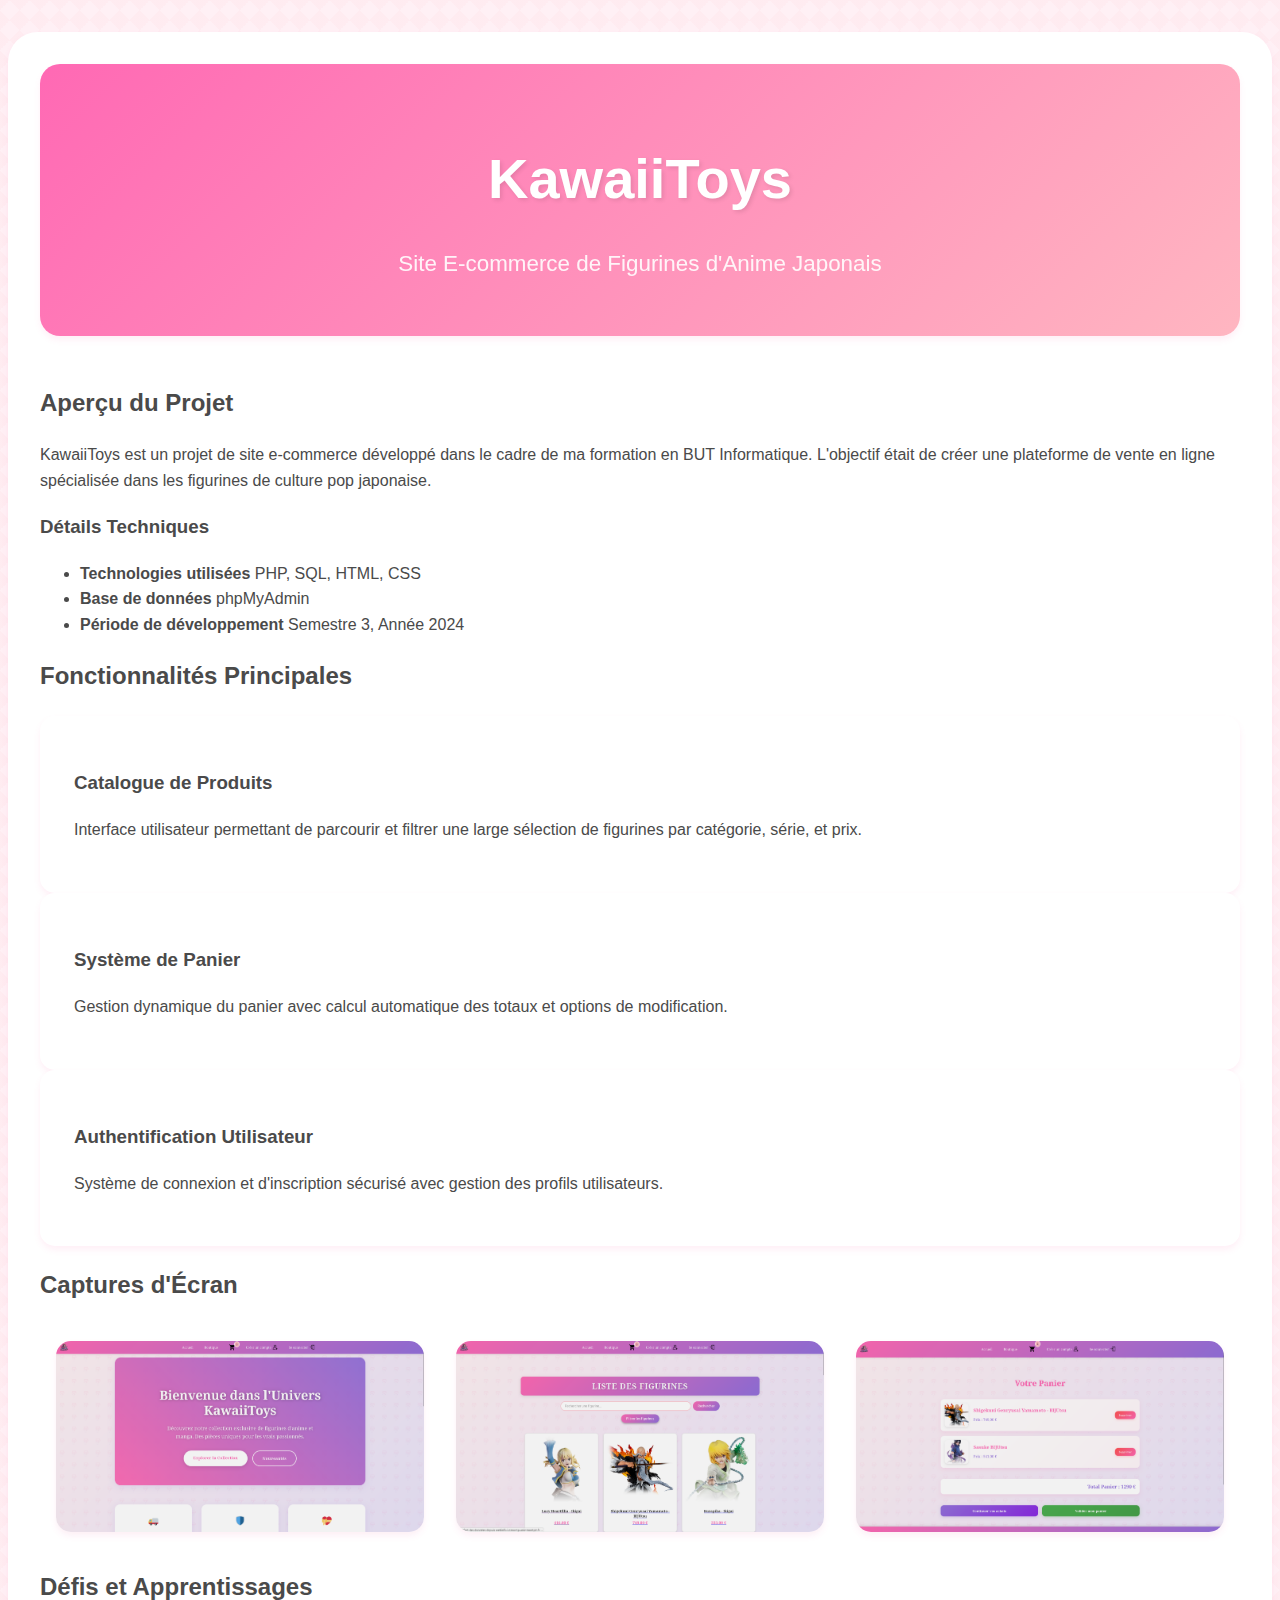
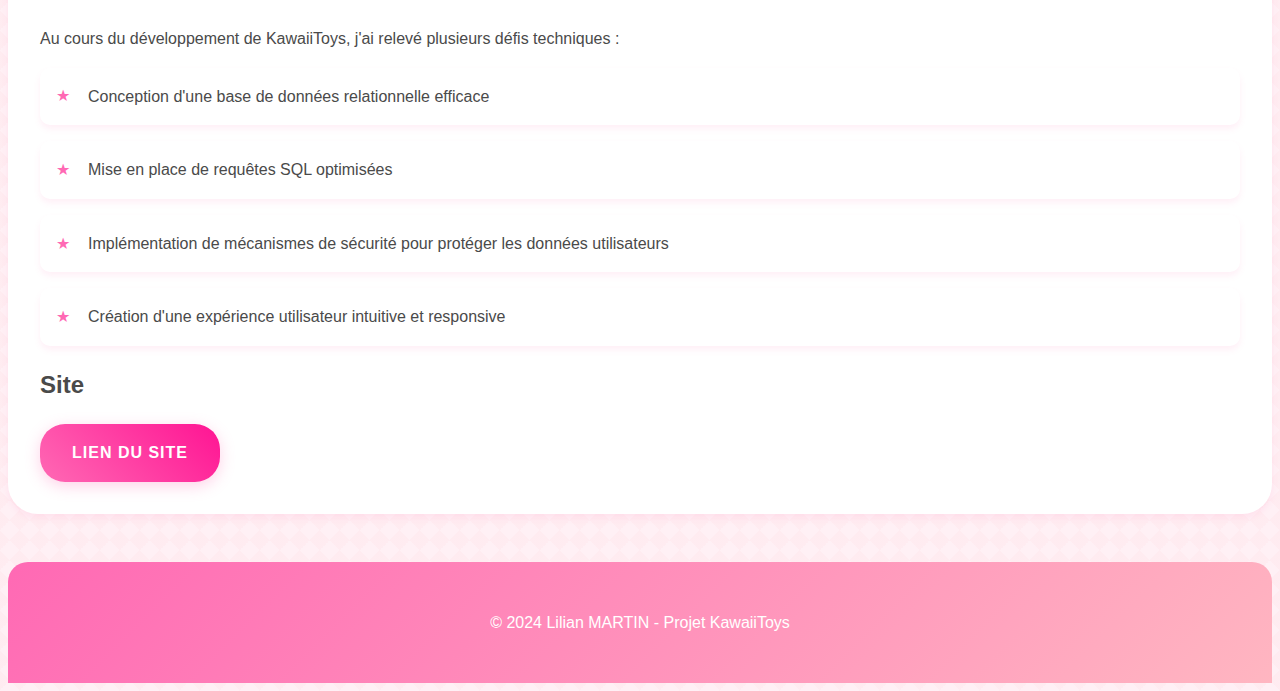
<file: projects/project1.html>
<!DOCTYPE html>
<html lang="fr">
<head>
    <meta charset="UTF-8">
    <meta name="viewport" content="width=device-width, initial-scale=1.0">
    <title>KawaiiToys - Projet E-commerce | Lilian MARTIN</title>
    <link rel="stylesheet" href="../assets/css/project1.css">
</head>
<body>
<div class="project-container">
    <header class="project-header">
        <h1>KawaiiToys</h1>
        <p class="project-subtitle">Site E-commerce de Figurines d'Anime Japonais</p>
    </header>

    <section class="project-overview">
        <h2>Aperçu du Projet</h2>
        <div class="overview-content">
            <p>KawaiiToys est un projet de site e-commerce développé dans le cadre de ma formation en BUT Informatique. L'objectif était de créer une plateforme de vente en ligne spécialisée dans les figurines de culture pop japonaise.</p>

            <div class="project-details">
                <h3>Détails Techniques</h3>
                <ul>
                    <li><strong>Technologies utilisées</strong> PHP, SQL, HTML, CSS</li>
                    <li><strong>Base de données</strong> phpMyAdmin</li>
                    <li><strong>Période de développement</strong> Semestre 3, Année 2024</li>
                </ul>
            </div>
        </div>
    </section>

    <section class="project-features">
        <h2>Fonctionnalités Principales</h2>
        <div class="features-grid">
            <div class="feature-card">
                <h3>Catalogue de Produits</h3>
                <p>Interface utilisateur permettant de parcourir et filtrer une large sélection de figurines par catégorie, série, et prix.</p>
            </div>
            <div class="feature-card">
                <h3>Système de Panier</h3>
                <p>Gestion dynamique du panier avec calcul automatique des totaux et options de modification.</p>
            </div>
            <div class="feature-card">
                <h3>Authentification Utilisateur</h3>
                <p>Système de connexion et d'inscription sécurisé avec gestion des profils utilisateurs.</p>
            </div>
        </div>
    </section>

    <section class="project-screenshots">
        <h2>Captures d'Écran</h2>
        <div class="screenshots-gallery">
            <img src="../assets/img/acceuil.png" alt="Page d'accueil KawaiiToys">
            <img src="../assets/img/boutique.png" alt="Catalogue de Figurines">
            <img src="../assets/img/panier.png" alt="Détails du Panier">
        </div>
    </section>

    <section class="project-challenges">
        <h2>Défis et Apprentissages</h2>
        <div class="challenges-content">
            <p>Au cours du développement de KawaiiToys, j'ai relevé plusieurs défis techniques :</p>
            <ul>
                <li>Conception d'une base de données relationnelle efficace</li>
                <li>Mise en place de requêtes SQL optimisées</li>
                <li>Implémentation de mécanismes de sécurité pour protéger les données utilisateurs</li>
                <li>Création d'une expérience utilisateur intuitive et responsive</li>
            </ul>
        </div>
    </section>

    <section class="project-links">
        <h2>Site</h2>
        <div class="links-container">
            <a href="https://webinfo.iutmontp.univ-montp2.fr/~duongr/kawaiiToys/site/web/controleurFrontal.php" class="btn btn-primary">Lien du site</a>

        </div>
    </section>
</div>

<footer class="project-footer">
    <p>© 2024 Lilian MARTIN - Projet KawaiiToys</p>
</footer>
</body>
</html>
</file>
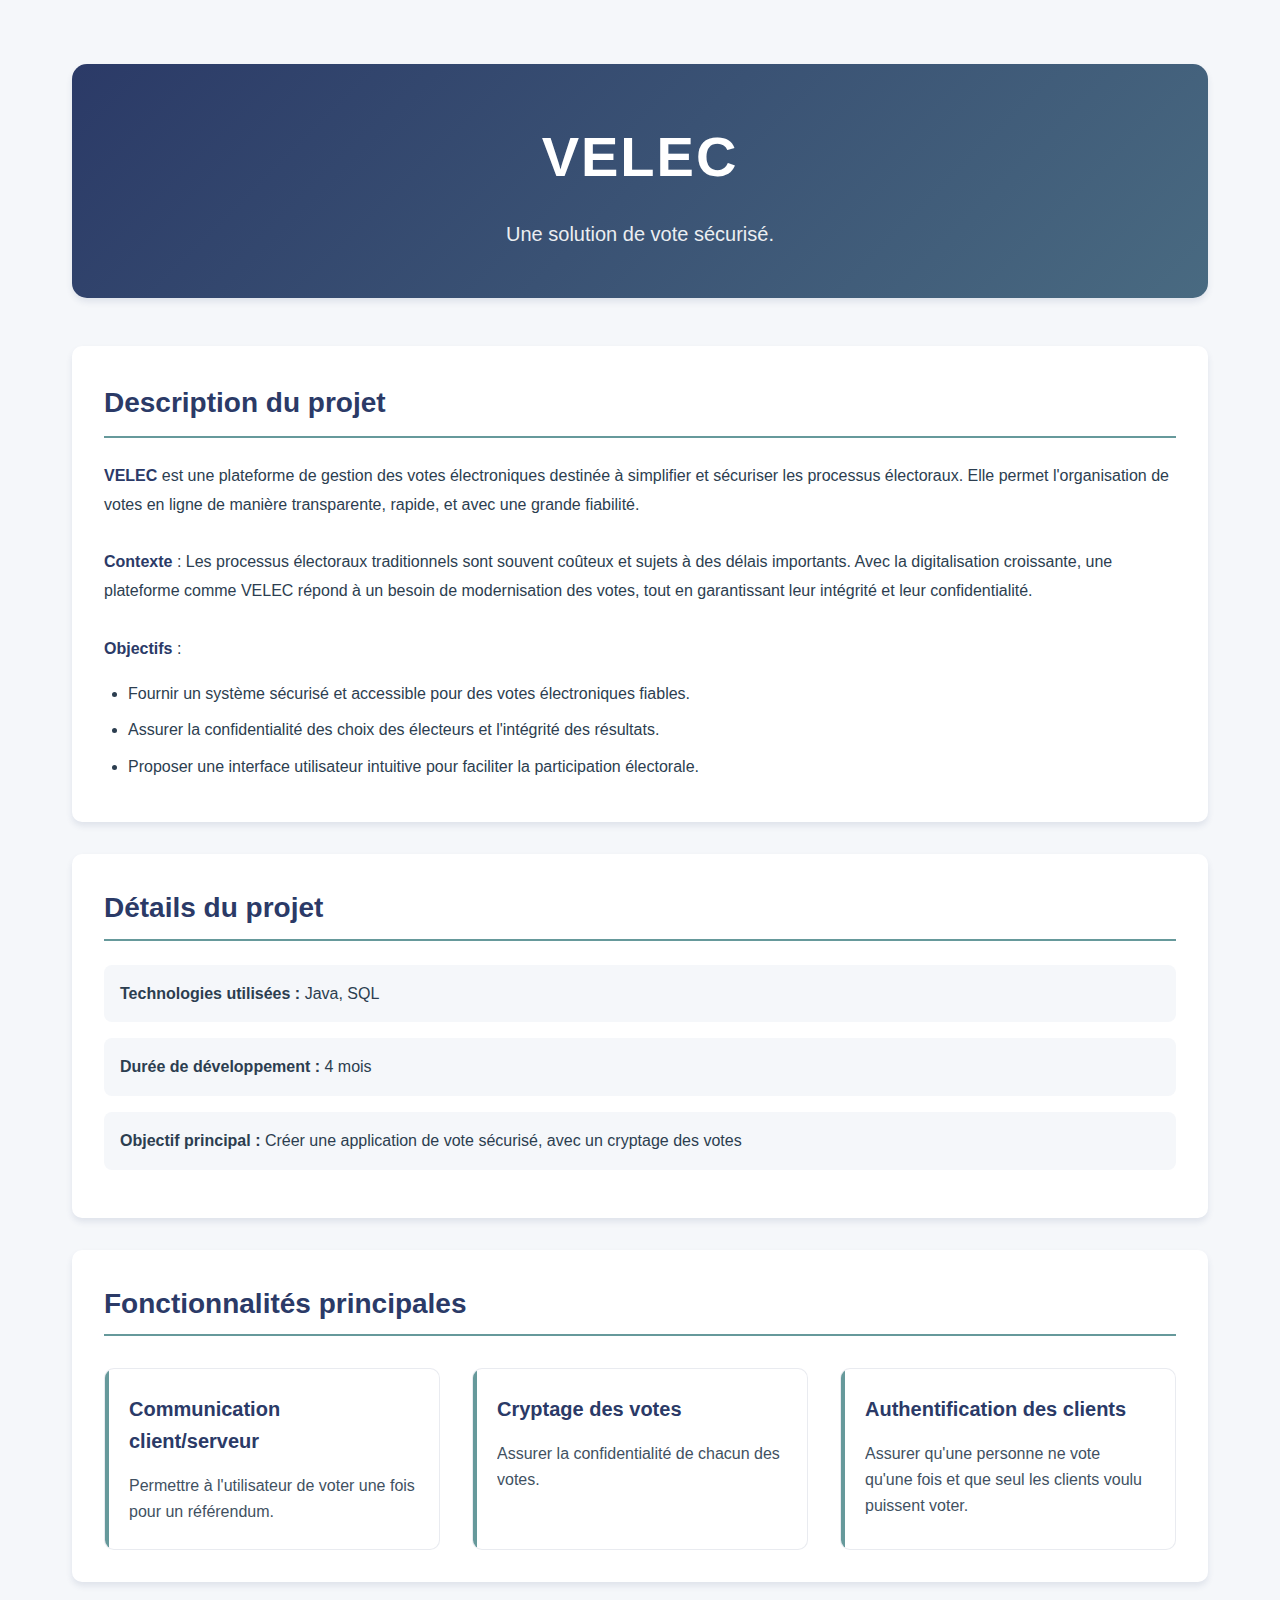
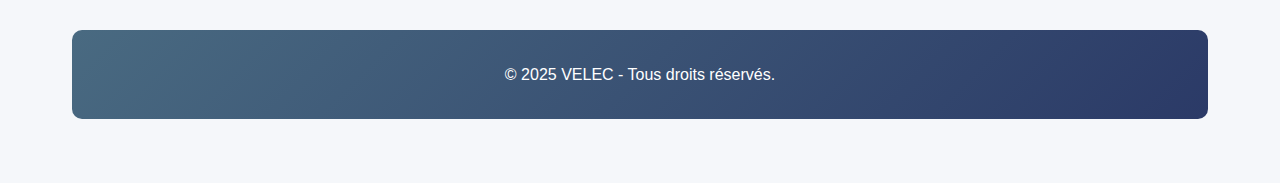
<file: projects/project2.html>
<!DOCTYPE html>
<html lang="fr">
<head>
    <meta charset="UTF-8">
    <meta name="viewport" content="width=device-width, initial-scale=1.0">
    <title>Projet VELEC</title>
    <link rel="stylesheet" href="../assets/css/project2.css"> <!-- Remplacez par le chemin de votre fichier CSS -->
</head>
<body>

<!-- Conteneur principal du projet -->
<div class="project-container">
    <!-- En-tête -->
    <header class="project-header">
        <h1>VELEC</h1>
        <p class="project-subtitle">Une solution de vote sécurisé.</p>
    </header>

    <!-- Aperçu du projet -->
    <section class="project-overview">
        <h2>Description du projet</h2>
        <strong>VELEC</strong> est une plateforme de gestion des votes électroniques destinée à simplifier et sécuriser les processus électoraux.
        Elle permet l'organisation de votes en ligne de manière transparente, rapide, et avec une grande fiabilité.
        <br><br>
        <strong>Contexte</strong> : Les processus électoraux traditionnels sont souvent coûteux et sujets à des délais importants.
        Avec la digitalisation croissante, une plateforme comme VELEC répond à un besoin de modernisation des votes,
        tout en garantissant leur intégrité et leur confidentialité.
        <br><br>
        <strong>Objectifs</strong> :
        <ul>
            <li>Fournir un système sécurisé et accessible pour des votes électroniques fiables.</li>
            <li>Assurer la confidentialité des choix des électeurs et l'intégrité des résultats.</li>
            <li>Proposer une interface utilisateur intuitive pour faciliter la participation électorale.</li>
        </ul>
    </section>

    <!-- Détails du projet -->
    <section class="project-details">
        <h2>Détails du projet</h2>
        <ul>
            <li><strong>Technologies utilisées :</strong> Java, SQL</li>
            <li><strong>Durée de développement :</strong> 4 mois</li>
            <li><strong>Objectif principal :</strong> Créer une application de vote sécurisé, avec un cryptage des votes</li>
        </ul>
    </section>

    <!-- Fonctionnalités principales -->
    <section class="project-features">
        <h2>Fonctionnalités principales</h2>
        <div class="features-grid">
            <div class="feature-card">
                <h3>Communication client/serveur</h3>
                <p>Permettre à l'utilisateur de voter une fois pour un référendum.</p>
            </div>
            <div class="feature-card">
                <h3>Cryptage des votes</h3>
                <p>Assurer la confidentialité de chacun des votes.</p>
            </div>
            <div class="feature-card">
                <h3>Authentification des clients</h3>
                <p>Assurer qu'une personne ne vote qu'une fois et que seul les clients voulu puissent voter.</p>
            </div>
        </div>
    </section>

    <!-- Pied de page -->
    <footer class="project-footer">
        © 2025 VELEC - Tous droits réservés.
    </footer>
</div>

</body>
</html>
</file>
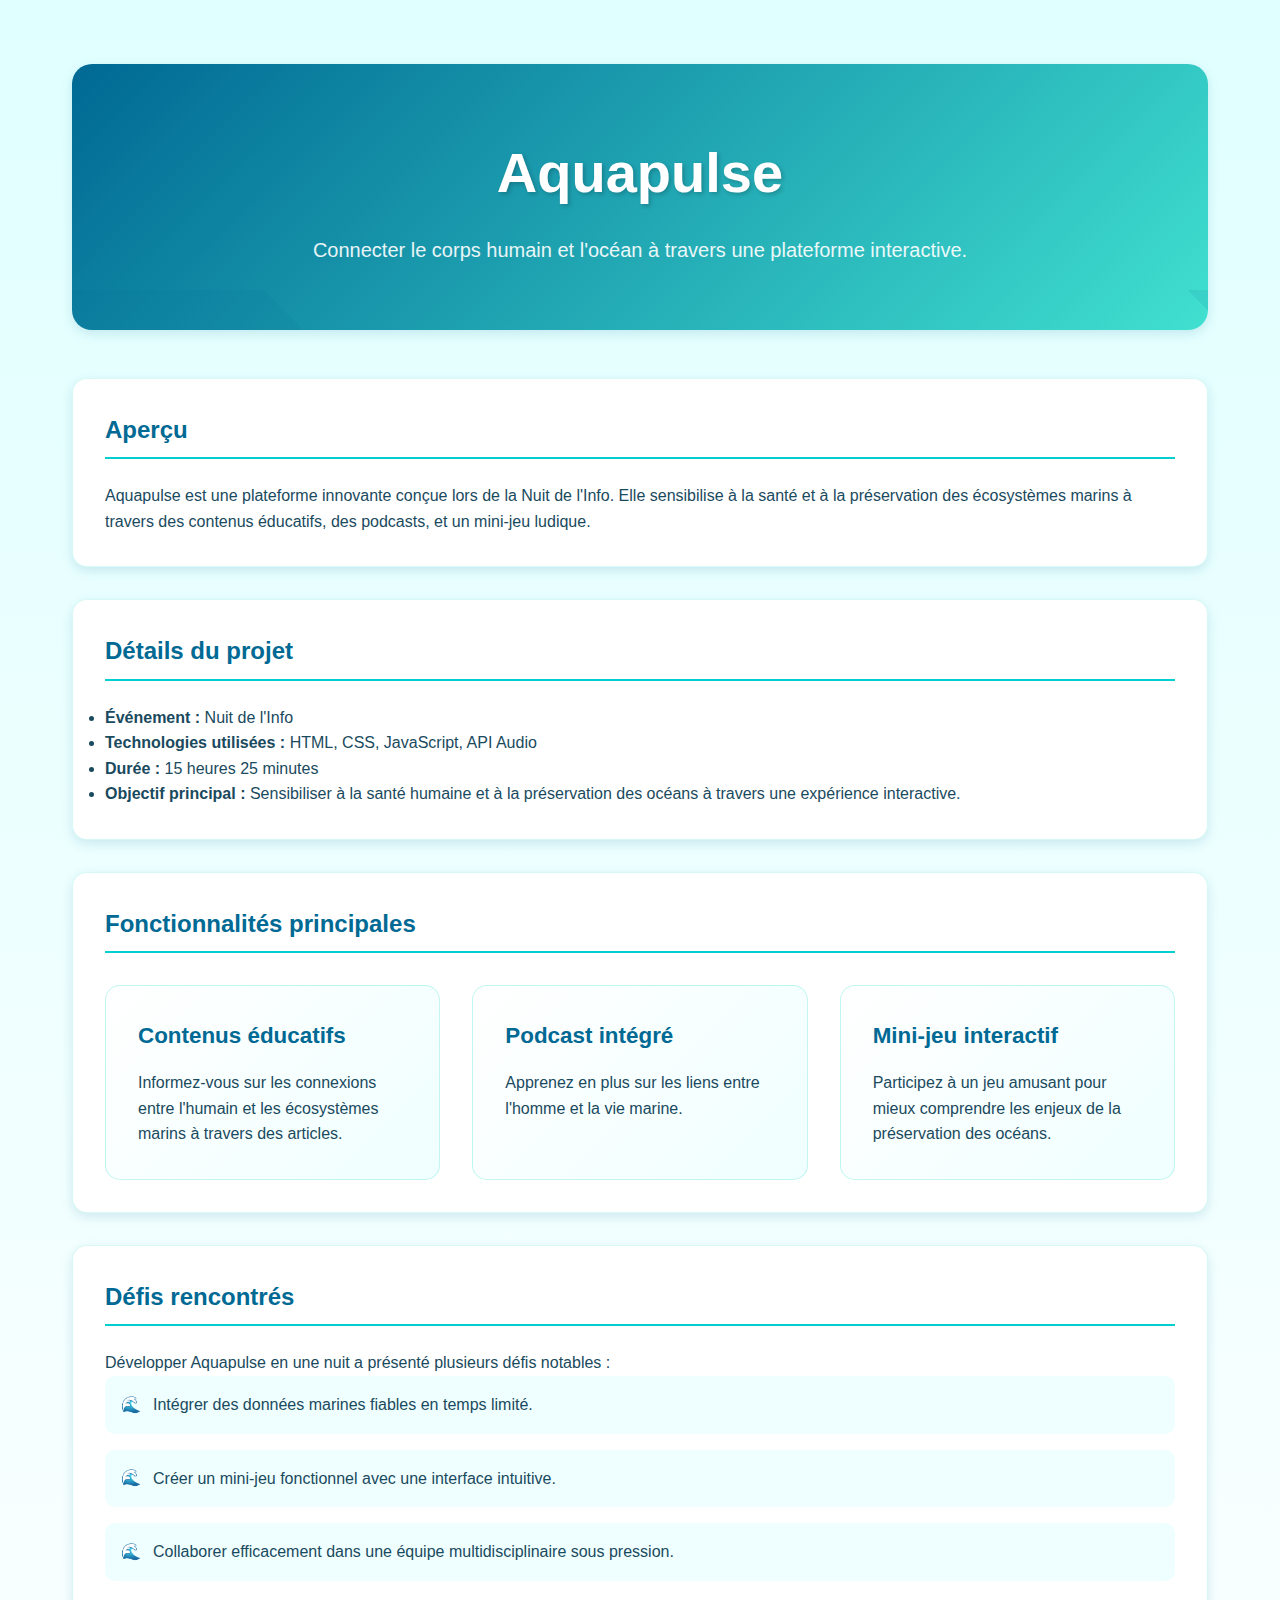
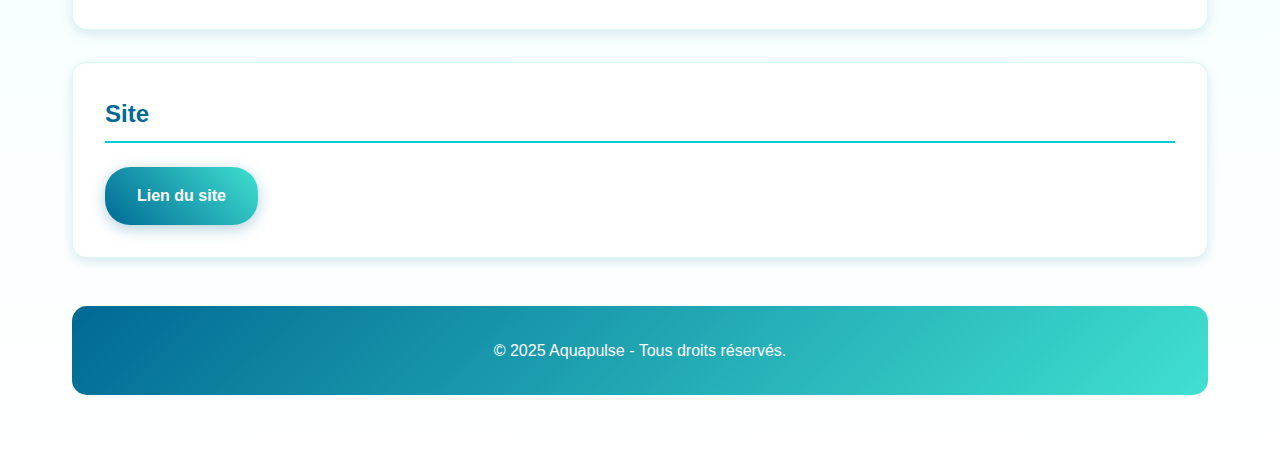
<file: projects/project3.html>
<!DOCTYPE html>
<html lang="fr">
<head>
    <meta charset="UTF-8">
    <meta name="viewport" content="width=device-width, initial-scale=1.0">
    <title>Projet Aquapulse</title>
    <link rel="stylesheet" href="../assets/css/project3.css"> <!-- Remplacez par le chemin de votre fichier CSS -->
</head>
<body>

<!-- Conteneur principal du projet -->
<div class="project-container">
    <!-- En-tête -->
    <header class="project-header">
        <h1>Aquapulse</h1>
        <p class="project-subtitle">Connecter le corps humain et l'océan à travers une plateforme interactive.</p>
    </header>

    <!-- Aperçu du projet -->
    <section class="project-overview">
        <h2>Aperçu</h2>
        <p>
            Aquapulse est une plateforme innovante conçue lors de la Nuit de l'Info. Elle sensibilise
            à la santé et à la préservation des écosystèmes marins à travers des contenus éducatifs,
            des podcasts, et un mini-jeu ludique.
        </p>
    </section>

    <!-- Détails du projet -->
    <section class="project-details">
        <h2>Détails du projet</h2>
        <ul>
            <li><strong>Événement :</strong> Nuit de l'Info</li>
            <li><strong>Technologies utilisées :</strong> HTML, CSS, JavaScript, API Audio</li>
            <li><strong>Durée :</strong> 15 heures 25 minutes</li>
            <li><strong>Objectif principal :</strong> Sensibiliser à la santé humaine et à la préservation
                des océans à travers une expérience interactive.</li>
        </ul>
    </section>

    <!-- Fonctionnalités principales -->
    <section class="project-features">
        <h2>Fonctionnalités principales</h2>
        <div class="features-grid">
            <div class="feature-card">
                <h3>Contenus éducatifs</h3>
                <p>Informez-vous sur les connexions entre l'humain et les écosystèmes marins à travers des articles.</p>
            </div>
            <div class="feature-card">
                <h3>Podcast intégré</h3>
                <p>Apprenez en plus sur les liens entre l'homme et la vie marine.</p>
            </div>
            <div class="feature-card">
                <h3>Mini-jeu interactif</h3>
                <p>Participez à un jeu amusant pour mieux comprendre les enjeux de la préservation des océans.</p>
            </div>
        </div>
    </section>

    <!-- Défis rencontrés -->
    <section class="project-challenges">
        <h2>Défis rencontrés</h2>
        <p>
            Développer Aquapulse en une nuit a présenté plusieurs défis notables :
        </p>
        <ul>
            <li>Intégrer des données marines fiables en temps limité.</li>
            <li>Créer un mini-jeu fonctionnel avec une interface intuitive.</li>
            <li>Collaborer efficacement dans une équipe multidisciplinaire sous pression.</li>
        </ul>
    </section>

    <!-- Liens utiles -->
    <section class="project-links">
        <h2>Site</h2>
        <div class="links-container">
            <a href="https://raflpb.github.io/nuitInfo/site/src/" class="btn btn-primary">Lien du site</a>
        </div>
    </section>

    <!-- Pied de page -->
    <footer class="project-footer">
        © 2025 Aquapulse - Tous droits réservés.
    </footer>
</div>

</body>
</html>
</file>
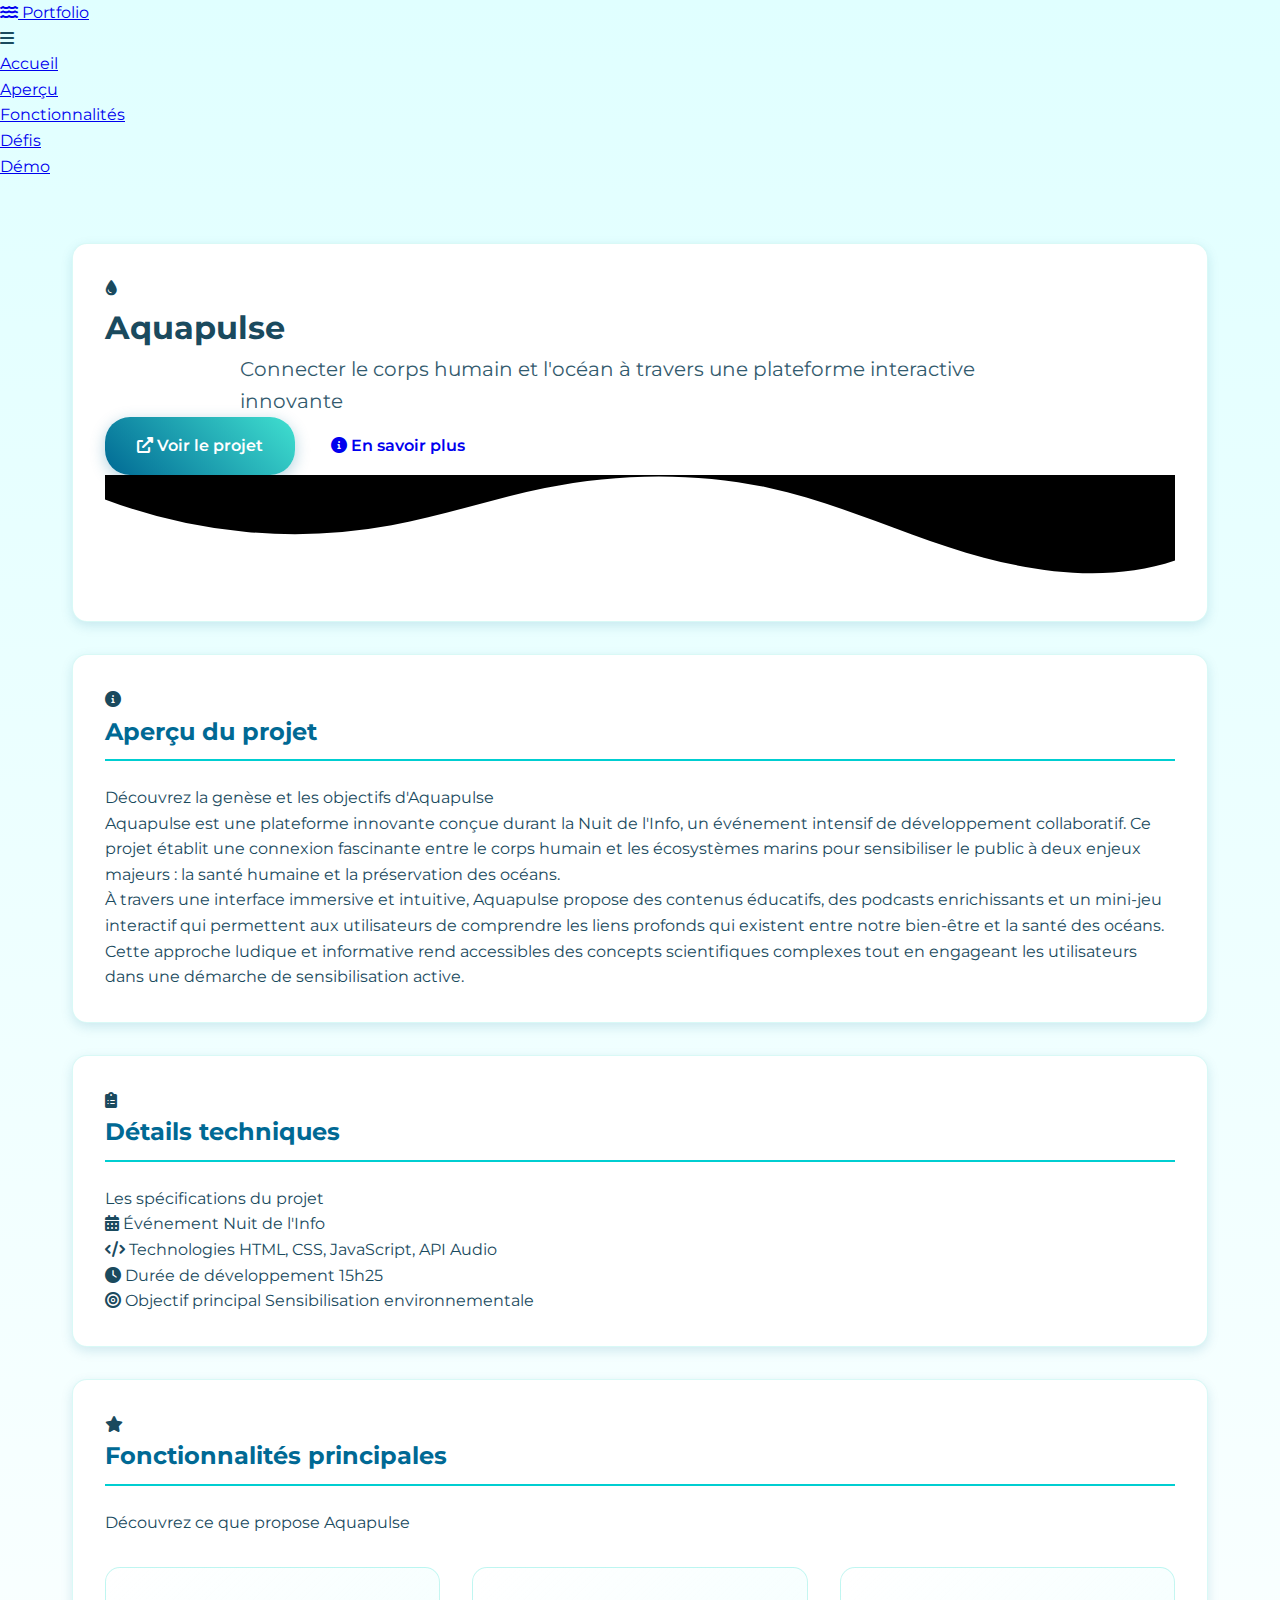
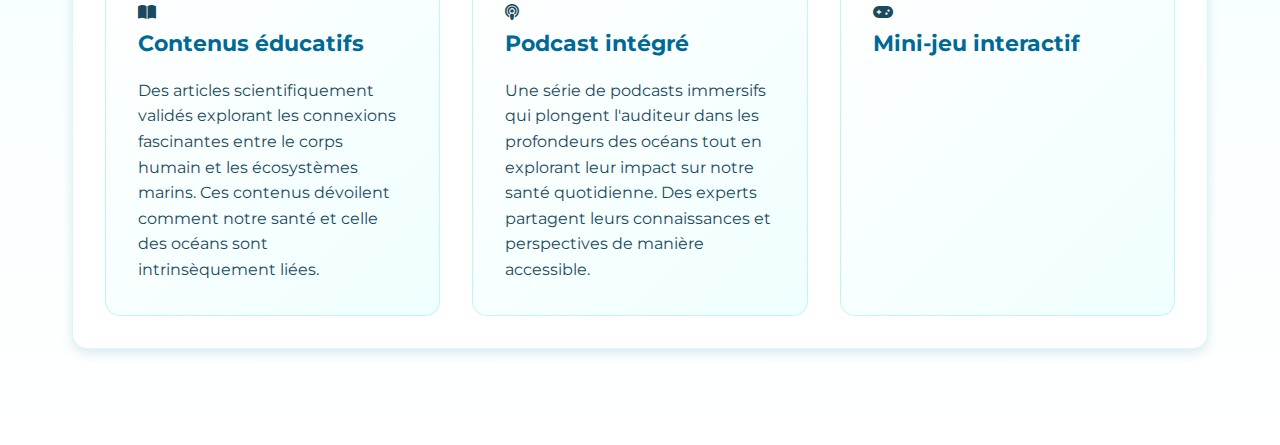
<file: projects/project3v2.html>
<!DOCTYPE html>
<html lang="fr">
<head>
    <meta charset="UTF-8">
    <meta name="viewport" content="width=device-width, initial-scale=1.0">
    <title>Projet Aquapulse | Portfolio</title>
    <link rel="preconnect" href="https://fonts.googleapis.com">
    <link rel="preconnect" href="https://fonts.gstatic.com" crossorigin>
    <link href="https://fonts.googleapis.com/css2?family=Montserrat:wght@400;500;600;700&family=Open+Sans:wght@400;600&display=swap" rel="stylesheet">
    <link rel="stylesheet" href="https://cdnjs.cloudflare.com/ajax/libs/font-awesome/6.0.0/css/all.min.css">
    <link rel="stylesheet" href="../assets/css/project3.css"> <!-- Remplacez par le chemin de votre fichier CSS -->
</head>
<body>

<!-- Navigation -->
<nav class="navbar">
    <div class="container navbar-container">
        <a href="#" class="logo">
            <i class="fas fa-water"></i> Portfolio
        </a>
        <div class="hamburger" id="hamburger">
            <i class="fas fa-bars"></i>
        </div>
        <ul class="nav-links" id="navLinks">
            <li><a href="#">Accueil</a></li>
            <li><a href="#apercu">Aperçu</a></li>
            <li><a href="#fonctionnalites">Fonctionnalités</a></li>
            <li><a href="#defis">Défis</a></li>
            <li><a href="#demo">Démo</a></li>
        </ul>
    </div>
</nav>

<!-- Conteneur principal du projet -->
<div class="project-container">
    <!-- Hero Section -->
    <section class="project-hero">
        <div class="hero-content">
            <div class="hero-logo">
                <i class="fas fa-tint"></i>
            </div>
            <h1 class="project-title">Aquapulse</h1>
            <p class="project-subtitle">Connecter le corps humain et l'océan à travers une plateforme interactive innovante</p>
            <div class="cta-buttons">
                <a href="https://raflpb.github.io/nuitInfo/site/src/" class="btn btn-primary">
                    <i class="fas fa-external-link-alt"></i> Voir le projet
                </a>
                <a href="#apercu" class="btn btn-outline">
                    <i class="fas fa-info-circle"></i> En savoir plus
                </a>
            </div>
        </div>
        <div class="wave-container">
            <svg data-name="Layer 1" xmlns="http://www.w3.org/2000/svg" viewBox="0 0 1200 120" preserveAspectRatio="none">
                <path d="M321.39,56.44c58-10.79,114.16-30.13,172-41.86,82.39-16.72,168.19-17.73,250.45-.39C823.78,31,906.67,72,985.66,92.83c70.05,18.48,146.53,26.09,214.34,3V0H0V27.35A600.21,600.21,0,0,0,321.39,56.44Z" class="shape-fill"></path>
            </svg>
        </div>
    </section>

    <!-- Aperçu du projet -->
    <section class="project-overview" id="apercu">
        <div class="section-header">
            <i class="fas fa-info-circle section-icon"></i>
            <div>
                <h2>Aperçu du projet</h2>
                <p class="section-subtitle">Découvrez la genèse et les objectifs d'Aquapulse</p>
            </div>
        </div>
        <div class="overview-content">
            <p>
                <span class="highlight">Aquapulse</span> est une plateforme innovante conçue durant la <span class="highlight">Nuit de l'Info</span>,
                un événement intensif de développement collaboratif. Ce projet établit une connexion fascinante
                entre le corps humain et les écosystèmes marins pour sensibiliser le public à deux enjeux majeurs :
                la santé humaine et la préservation des océans.
            </p>
            <p>
                À travers une interface immersive et intuitive, Aquapulse propose des contenus éducatifs,
                des podcasts enrichissants et un mini-jeu interactif qui permettent aux utilisateurs de comprendre
                les liens profonds qui existent entre notre bien-être et la santé des océans. Cette approche ludique
                et informative rend accessibles des concepts scientifiques complexes tout en engageant les utilisateurs
                dans une démarche de sensibilisation active.
            </p>
        </div>
    </section>

    <!-- Détails du projet -->
    <section class="project-details">
        <div class="section-header">
            <i class="fas fa-clipboard-list section-icon"></i>
            <div>
                <h2>Détails techniques</h2>
                <p class="section-subtitle">Les spécifications du projet</p>
            </div>
        </div>
        <div class="details-grid">
            <div class="detail-item">
                <i class="fas fa-calendar-alt detail-icon"></i>
                <span class="detail-title">Événement</span>
                <span class="detail-value">Nuit de l'Info</span>
            </div>
            <div class="detail-item">
                <i class="fas fa-code detail-icon"></i>
                <span class="detail-title">Technologies</span>
                <span class="detail-value">HTML, CSS, JavaScript, API Audio</span>
            </div>
            <div class="detail-item">
                <i class="fas fa-clock detail-icon"></i>
                <span class="detail-title">Durée de développement</span>
                <span class="detail-value">15h25</span>
            </div>
            <div class="detail-item">
                <i class="fas fa-bullseye detail-icon"></i>
                <span class="detail-title">Objectif principal</span>
                <span class="detail-value">Sensibilisation environnementale</span>
            </div>
        </div>
    </section>

    <!-- Fonctionnalités principales -->
    <section class="project-features" id="fonctionnalites">
        <div class="section-header">
            <i class="fas fa-star section-icon"></i>
            <div>
                <h2>Fonctionnalités principales</h2>
                <p class="section-subtitle">Découvrez ce que propose Aquapulse</p>
            </div>
        </div>
        <div class="features-grid">
            <div class="feature-card">
                <i class="fas fa-book-open feature-icon"></i>
                <h3>Contenus éducatifs</h3>
                <p>
                    Des articles scientifiquement validés explorant les connexions fascinantes entre le corps humain
                    et les écosystèmes marins. Ces contenus dévoilent comment notre santé et celle des océans sont
                    intrinsèquement liées.
                </p>
            </div>
            <div class="feature-card">
                <i class="fas fa-podcast feature-icon"></i>
                <h3>Podcast intégré</h3>
                <p>
                    Une série de podcasts immersifs qui plongent l'auditeur dans les profondeurs des océans tout en
                    explorant leur impact sur notre santé quotidienne. Des experts partagent leurs connaissances et
                    perspectives de manière accessible.
                </p>
            </div>
            <div class="feature-card">
                <i class="fas fa-gamepad feature-icon"></i>
                <h3>Mini-jeu interactif</h3>
                <p>
</file>
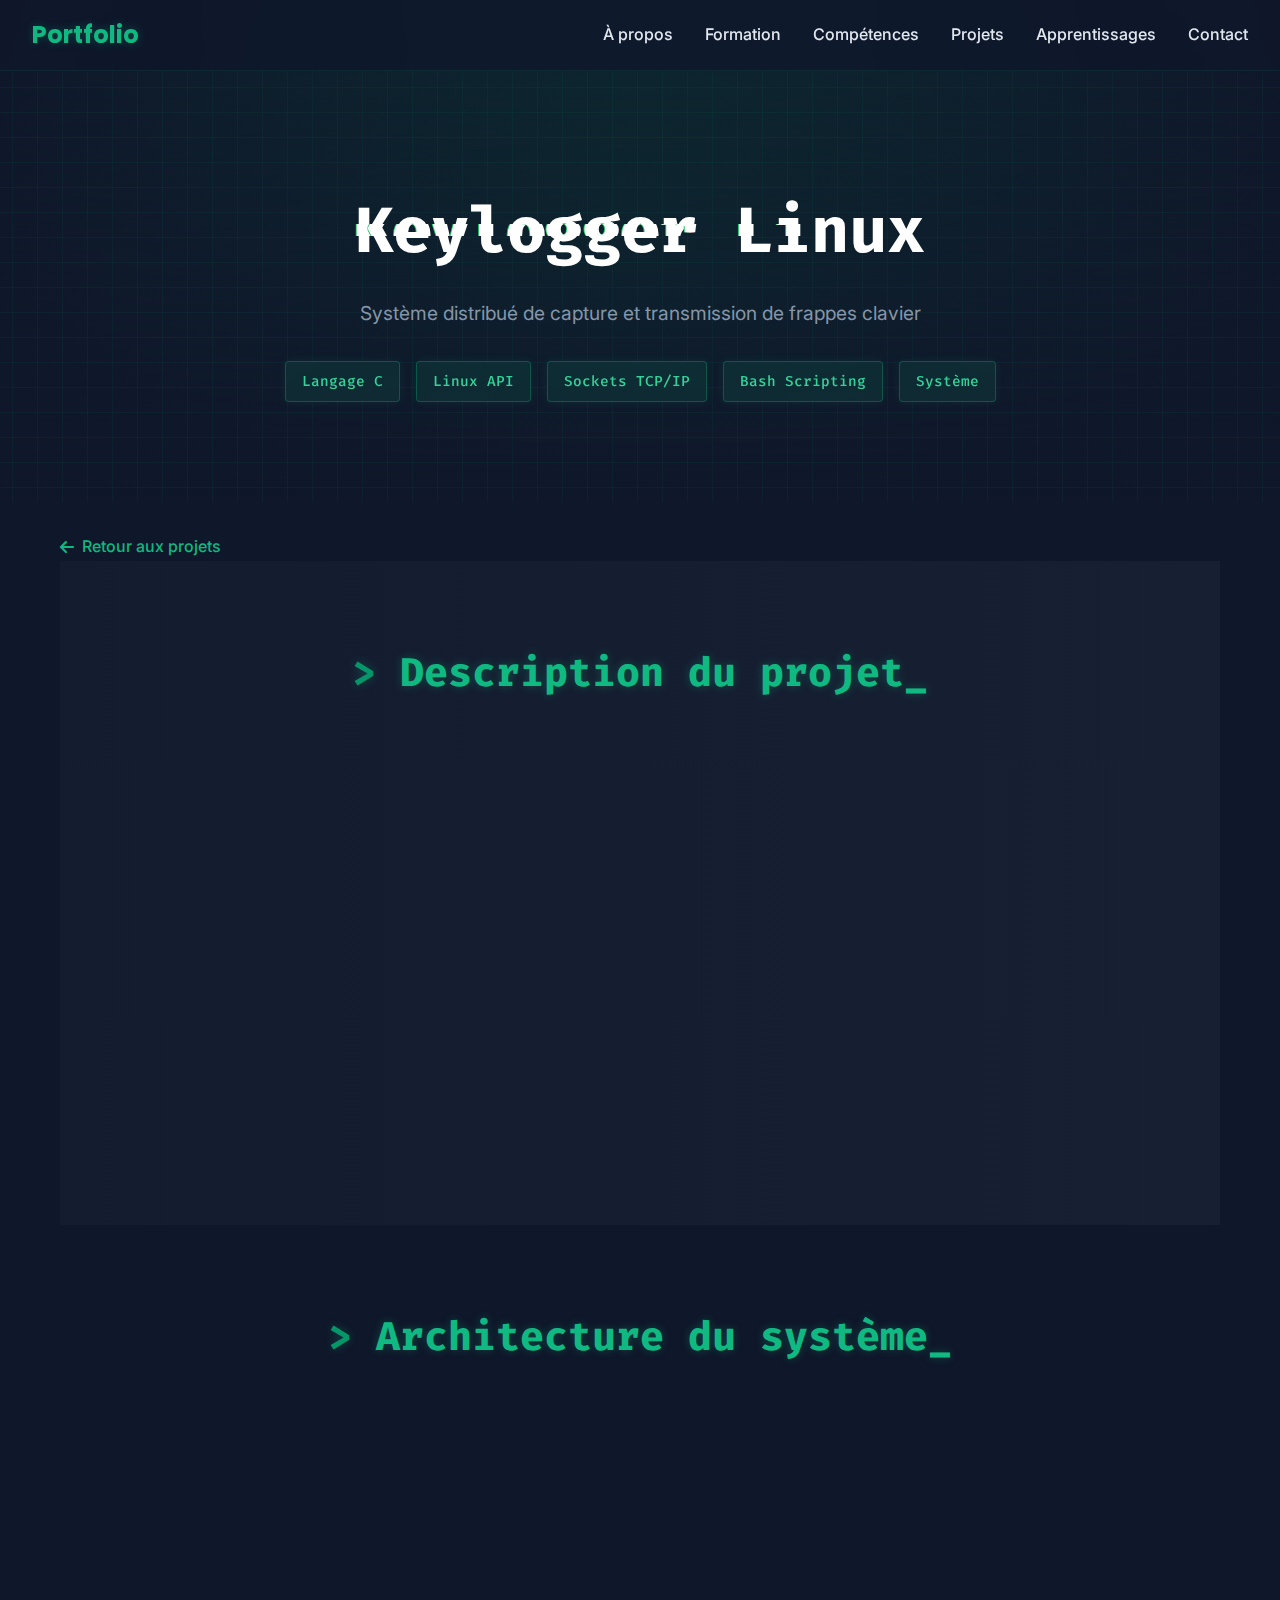
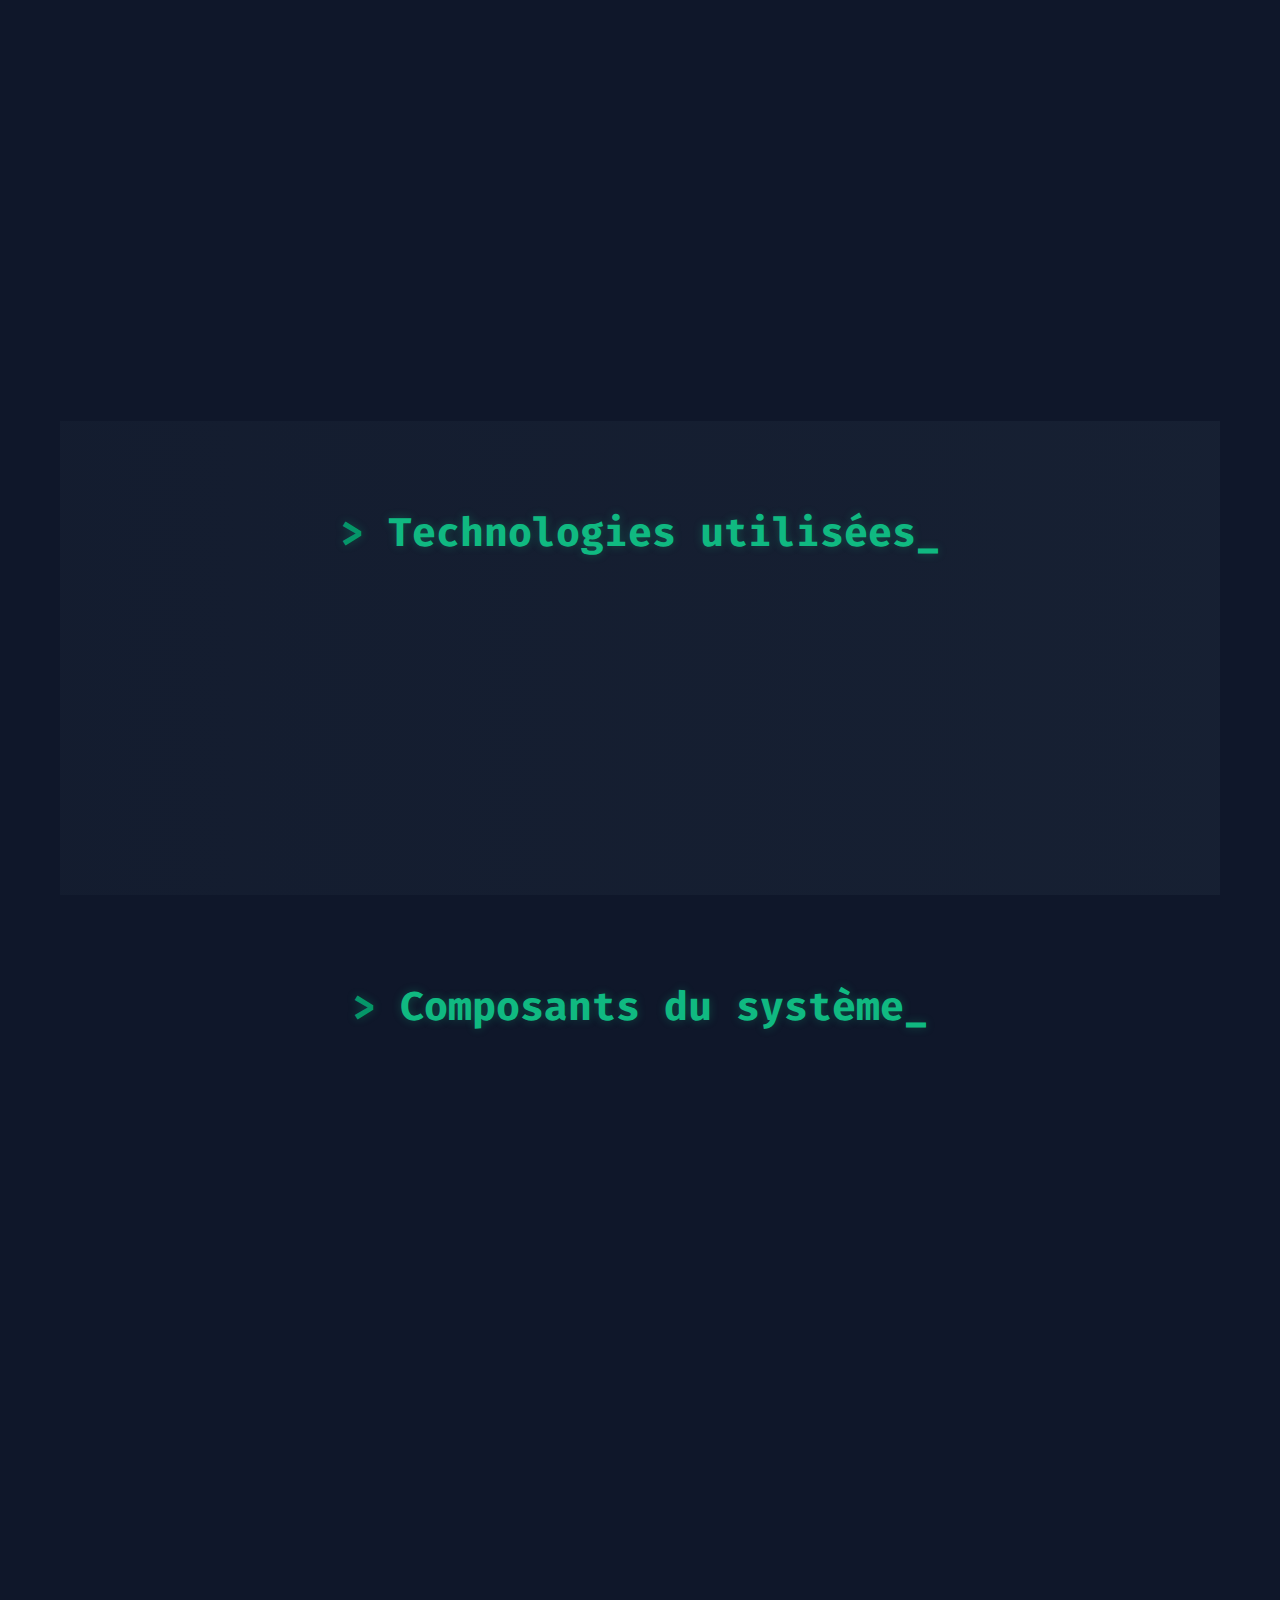
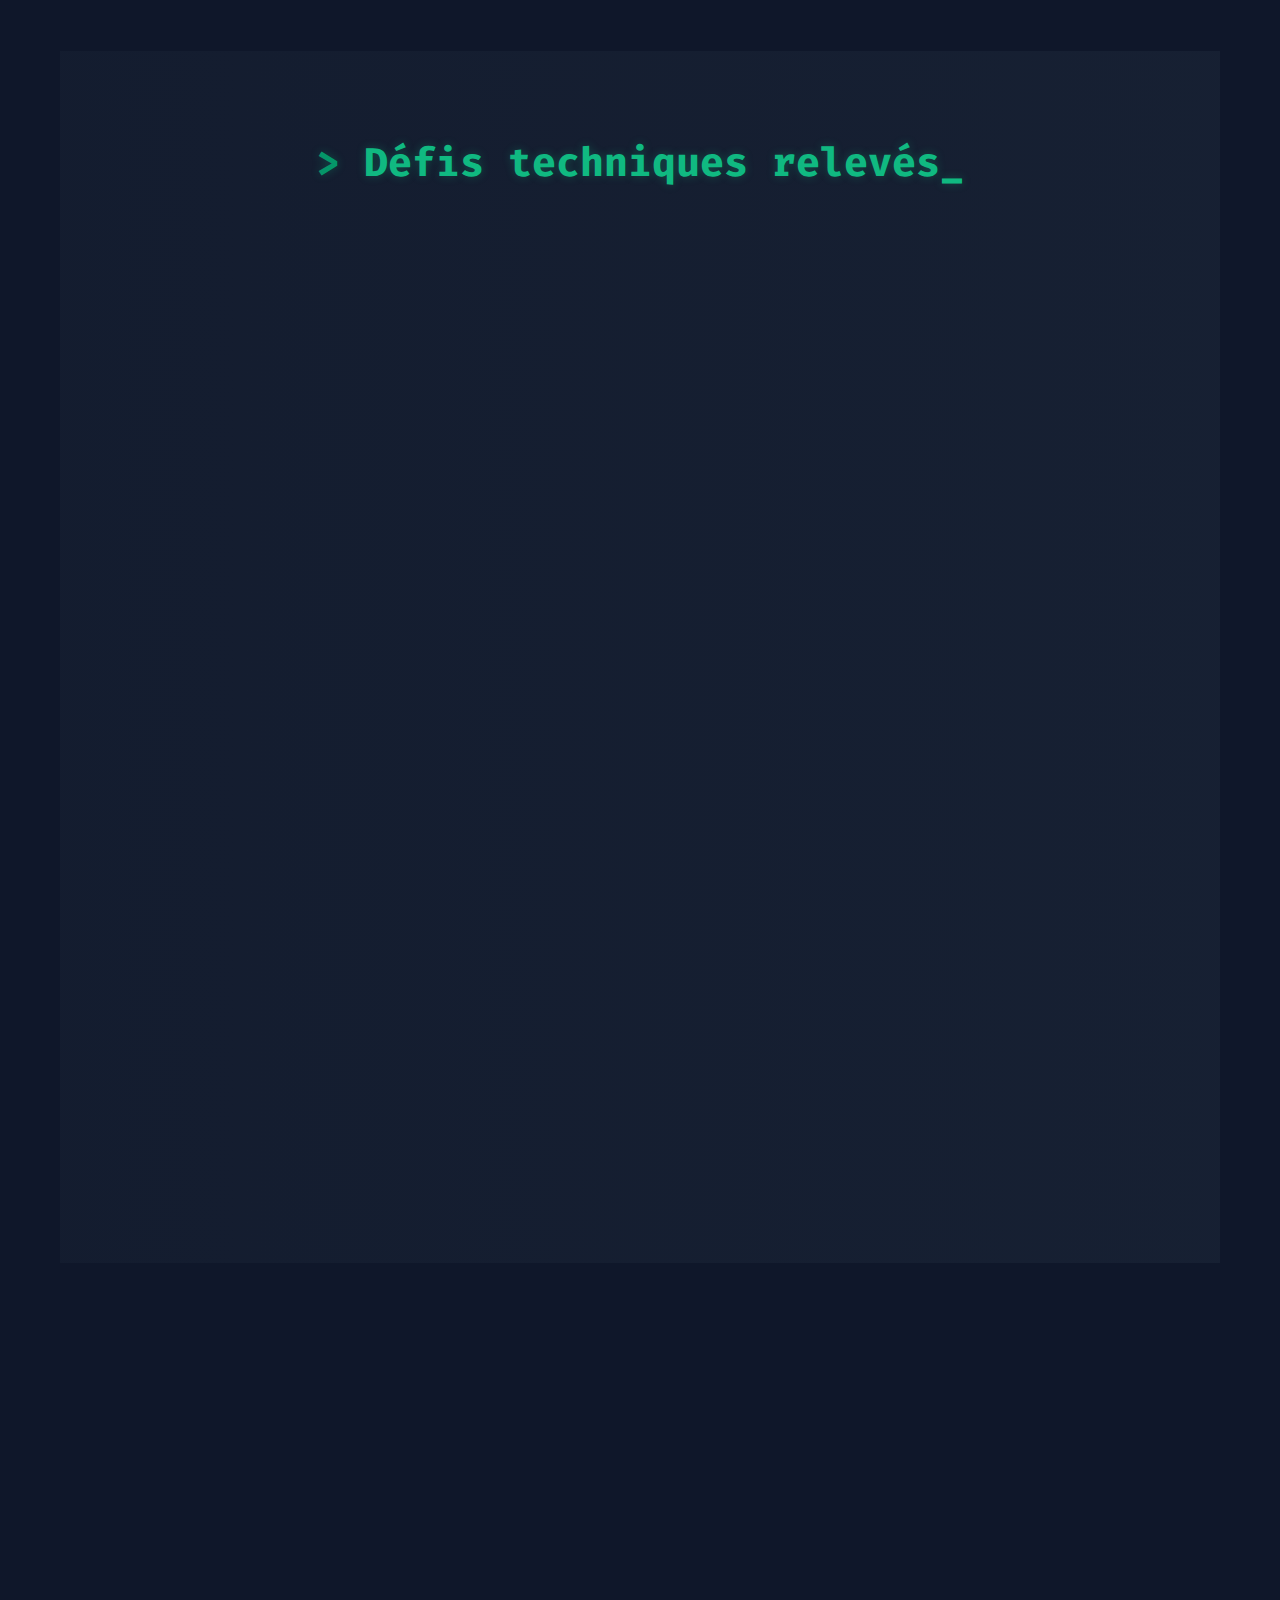
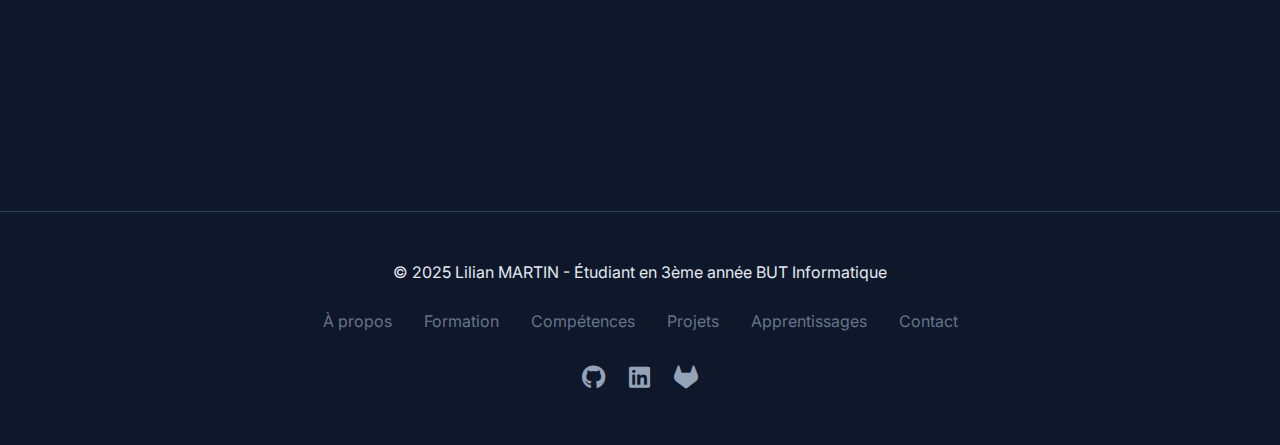
<file: projects/project5.html>
<!DOCTYPE html>
<html lang="fr">
<head>
    <meta charset="UTF-8">
    <meta name="viewport" content="width=device-width, initial-scale=1.0">
    <title>Keylogger Linux - Projet Système & Réseau</title>
    <link href="https://fonts.googleapis.com/css2?family=Inter:wght@300;400;500;600;700&family=Fira+Code:wght@400;500&display=swap" rel="stylesheet">
    <link href="https://fonts.googleapis.com/css2?family=Poppins:wght@500;600;700&display=swap" rel="stylesheet">
    <link rel="stylesheet" href="https://cdnjs.cloudflare.com/ajax/libs/font-awesome/6.5.1/css/all.min.css">
    <link rel="stylesheet" href="../assets/css/project5.css">
</head>
<body>
    <!-- Navigation -->
    <nav class="navbar">
        <div class="nav-content">
            <a href="../index.html" class="nav-logo">Portfolio</a>
            <div class="nav-links">
                <a href="../index.html#about">À propos</a>
                <a href="../index.html#education">Formation</a>
                <a href="../index.html#skills">Compétences</a>
                <a href="../index.html#projects">Projets</a>
                <a href="../apprentissagesCritiques.html">Apprentissages</a>
                <a href="../index.html#contact">Contact</a>
            </div>
            <div class="nav-toggle">
                <i class="fas fa-bars"></i>
            </div>
        </div>
    </nav>

    <!-- Hero Section -->
    <section class="hero">
        <div class="matrix-bg"></div>
        <div class="hero-content">
            <h1 class="glitch" data-text="Keylogger Linux">Keylogger Linux</h1>
            <p class="hero-subtitle">Système distribué de capture et transmission de frappes clavier</p>
            <div class="tech-badges">
                <span class="badge">Langage C</span>
                <span class="badge">Linux API</span>
                <span class="badge">Sockets TCP/IP</span>
                <span class="badge">Bash Scripting</span>
                <span class="badge">Système</span>
            </div>
        </div>
    </section>

    <div class="container">
        <!-- Back Button -->
        <a href="../index.html#projects" style="display: inline-flex; align-items: center; gap: 0.5rem; color: var(--primary); text-decoration: none; margin-top: 2rem; font-weight: 500;">
            <i class="fas fa-arrow-left"></i> Retour aux projets
        </a>

        <!-- Project Overview -->
        <section class="section">
            <h2 class="section-title">Description du projet</h2>
            <div class="overview-grid">
                <div class="overview-content fade-in">
                    <p>Ce projet implémente un système complet de <span class="highlight">capture et transmission de frappes clavier</span> (keylogger) en environnement Linux. Il s'agit d'un système distribué composé de trois modules indépendants qui communiquent via le réseau TCP/IP.</p>

                    <p style="margin-top: 1.5rem;"><span class="highlight">Contexte :</span> Projet réalisé dans le cadre du BUT 3, ce système permet de comprendre les mécanismes de bas niveau des systèmes Linux, notamment l'accès aux périphériques d'entrée et la programmation réseau.</p>
                    
                    <div class="warning-box">
                        <div class="warning-title"><i class="fas fa-exclamation-triangle"></i> Avertissement</div>
                        L'utilisation d'un keylogger sans le consentement explicite de l'utilisateur est ILLÉGALE dans la plupart des pays. Ce projet est réalisé dans un cadre éducatif uniquement pour comprendre les mécanismes de sécurité et de défense.
                    </div>
                </div>
                <div class="overview-visual fade-in">
                    <div class="project-icon"><i class="fas fa-keyboard"></i></div>
                </div>
            </div>
        </section>

        <!-- Architecture -->
        <section class="section">
            <h2 class="section-title">Architecture du système</h2>
            <div class="fade-in">
                <div class="terminal-window">
                    <div class="terminal-header">
                        <div class="terminal-buttons">
                            <span class="terminal-button red"></span>
                            <span class="terminal-button yellow"></span>
                            <span class="terminal-button green"></span>
                        </div>
                        <div class="terminal-title">architecture.txt</div>
                    </div>
                    <div class="ascii-art">
 ┌─────────────────────────────────────────────────────────────────────┐ 
 │                        MACHINE CIBLE (Linux)                        │ 
 │  ┌─────────────────┐                      ┌─────────────────┐       │ 
 │  │   KEYLOGGER     │  ─────écriture────▶  │   Fichier Log   │       │ 
 │  │   (key.c)       │                      │   (.conf)       │       │ 
 │  └─────────────────┘                      └────────┬────────┘       │ 
 │         ▲                                          │                │ 
 │         │ Lecture périphérique                     │ Lecture        │ 
 │  ┌──────┴───────┐                         ┌────────▼────────┐       │ 
 │  │ /dev/input/  │                         │     CLIENT      │       │ 
 │  │   event3     │                         │   (client.c)    │       │ 
 │  └──────────────┘                         └────────┬────────┘       │ 
 └─────────────────────────────────────────────────────┼───────────────┘ 
                                                       │ TCP Port 5001 
                                                       ▼ 
 ┌─────────────────────────────────────────────────────────────────────┐ 
 │                      MACHINE SERVEUR                                │ 
 │  ┌─────────────────┐                      ┌─────────────────┐       │ 
 │  │    SERVEUR      │  ─────écriture────▶  │   Dossier logs/ │       │ 
 │  │   (serv.c)      │                      │   (horodatés)   │       │ 
 │  └─────────────────┘                      └─────────────────┘       │ 
 └─────────────────────────────────────────────────────────────────────┘ 
                    </div>
                </div>
            </div>
        </section>

        <!-- Technologies -->
        <section class="section">
            <h2 class="section-title">Technologies utilisées</h2>
            <div class="tools-grid">
                <div class="tool-card fade-in">
                    <div style="font-size: 2rem; margin-bottom: 0.5rem;"><i class="fab fa-cuttlefish"></i></div>
                    Langage C<br><span style="font-size: 0.8rem; font-weight: normal; color: var(--text-secondary);">Bas niveau & Périphériques</span>
                </div>
                <div class="tool-card fade-in">
                    <div style="font-size: 2rem; margin-bottom: 0.5rem;"><i class="fab fa-linux"></i></div>
                    API Linux Input<br><span style="font-size: 0.8rem; font-weight: normal; color: var(--text-secondary);">Capture /dev/input/</span>
                </div>
                <div class="tool-card fade-in">
                    <div style="font-size: 2rem; margin-bottom: 0.5rem;"><i class="fas fa-network-wired"></i></div>
                    Sockets TCP/IP<br><span style="font-size: 0.8rem; font-weight: normal; color: var(--text-secondary);">Communication Client-Serveur</span>
                </div>
                <div class="tool-card fade-in">
                    <div style="font-size: 2rem; margin-bottom: 0.5rem;"><i class="fas fa-terminal"></i></div>
                    Bash Scripting<br><span style="font-size: 0.8rem; font-weight: normal; color: var(--text-secondary);">Automatisation</span>
                </div>
                <div class="tool-card fade-in">
                    <div style="font-size: 2rem; margin-bottom: 0.5rem;"><i class="fas fa-clock"></i></div>
                    Crontab<br><span style="font-size: 0.8rem; font-weight: normal; color: var(--text-secondary);">Persistance au démarrage</span>
                </div>
            </div>
        </section>

        <!-- Components -->
        <section class="section">
            <h2 class="section-title">Composants du système</h2>
            <div class="features-grid">
                <div class="feature-card fade-in">
                    <div class="feature-icon"><i class="fas fa-key"></i></div>
                    <h3>1. Keylogger (key.c)</h3>
                    <p>Le cœur du système qui intercepte toutes les frappes clavier au niveau du système d'exploitation Linux.</p>
                    <ul style="margin-top: 1rem; list-style-position: inside; color: var(--text-secondary);">
                        <li>Lecture directe de <code>/dev/input/event3</code></li>
                        <li>Gestion clavier AZERTY (3 mappings)</li>
                        <li>Horodatage intelligent</li>
                        <li>Gestion des modificateurs en temps réel</li>
                    </ul>
                </div>
                <div class="feature-card fade-in">
                    <div class="feature-icon"><i class="fas fa-upload"></i></div>
                    <h3>2. Client (client.c)</h3>
                    <p>Responsable de l'envoi périodique du fichier de log vers le serveur distant via une connexion TCP.</p>
                    <ul style="margin-top: 1rem; list-style-position: inside; color: var(--text-secondary);">
                        <li>Transmission par blocs de 1024 octets</li>
                        <li>Envoi toutes les 60 secondes</li>
                        <li>Gestion des erreurs de connexion</li>
                    </ul>
                </div>
                <div class="feature-card fade-in">
                    <div class="feature-icon"><i class="fas fa-server"></i></div>
                    <h3>3. Serveur (serv.c)</h3>
                    <p>Écoute les connexions entrantes et archive les données reçues.</p>
                    <ul style="margin-top: 1rem; list-style-position: inside; color: var(--text-secondary);">
                        <li>Écoute sur le port TCP 5001</li>
                        <li>Archivage dans fichiers horodatés</li>
                        <li>Stockage sécurisé dans dossier logs/</li>
                    </ul>
                </div>
            </div>
        </section>

        <!-- Challenges -->
        <section class="section">
            <h2 class="section-title">Défis techniques relevés</h2>
            <div class="challenges-list fade-in">
                <div class="challenge-item">
                    <div class="challenge-title"><i class="fas fa-microchip"></i> Accès bas niveau au clavier Linux</div>
                    <p><strong>Défi :</strong> Accéder aux périphériques d'entrée nécessite des privilèges root et une compréhension de l'API Input.</p>
                    <div class="challenge-solution">
                        <strong>Solution :</strong> Utilisation de <code>/dev/input/eventX</code> avec la structure <code>input_event</code> de <code>&lt;linux/input.h&gt;</code>.
                    </div>
                </div>

                <div class="challenge-item">
                    <div class="challenge-title"><i class="fas fa-language"></i> Mapping complet du clavier AZERTY</div>
                    <p><strong>Défi :</strong> Le kernel Linux renvoie des codes de touches basés sur le layout QWERTY américain (scancodes).</p>
                    <div class="challenge-solution">
                        <strong>Solution :</strong> Création de 3 tables de mapping manuelles (156+ entrées) pour gérer les touches normales, Shift et AltGr pour obtenir des caractères français corrects.
                    </div>
                </div>

                <div class="challenge-item">
                    <div class="challenge-title"><i class="fas fa-sync-alt"></i> Gestion des modificateurs en temps réel</div>
                    <p><strong>Défi :</strong> Tracker l'état des touches Shift et AltGr (pressé/relâché) pour interpréter correctement les caractères.</p>
                    <div class="challenge-solution">
                        <strong>Solution :</strong> Implémentation d'une machine à états simple avec des variables booléennes mises à jour à chaque événement clavier (PRESS/RELEASE/REPEAT).
                    </div>
                </div>

                <div class="challenge-item">
                    <div class="challenge-title"><i class="fas fa-wifi"></i> Communication réseau fiable</div>
                    <p><strong>Défi :</strong> Transmettre un fichier de taille variable de manière fiable via TCP sans perte de données.</p>
                    <div class="challenge-solution">
                        <strong>Solution :</strong> Lecture et écriture par blocs de 1024 octets (buffer) avec boucles de gestion d'erreurs et reconnexion automatique en cas de coupure.
                    </div>
                </div>

                <div class="challenge-item">
                    <div class="challenge-title"><i class="fas fa-ghost"></i> Persistance et discrétion</div>
                    <p><strong>Défi :</strong> Le système doit survivre aux redémarrages et être difficile à détecter pour l'utilisateur lambda.</p>
                    <div class="challenge-solution">
                        <strong>Solution :</strong> Utilisation de Crontab (<code>@reboot</code>), nom d'exécutable obfusqué, et emplacement discret dans <code>/etc/apache2/conf-available/</code>.
                    </div>
                </div>
            </div>
        </section>

        <!-- Skills & Ethics Grid -->
        <section class="section">
            <div class="features-grid">
                <div class="feature-card fade-in">
                    <h3><i class="fas fa-graduation-cap"></i> Compétences acquises</h3>
                    <ul style="list-style: none; color: var(--text-secondary);">
                        <li style="margin-bottom: 0.5rem;"><i class="fas fa-check" style="color: var(--primary); margin-right: 0.5rem;"></i> Programmation système Linux (API Input)</li>
                        <li style="margin-bottom: 0.5rem;"><i class="fas fa-check" style="color: var(--primary); margin-right: 0.5rem;"></i> Programmation réseau (Sockets TCP/IP)</li>
                        <li style="margin-bottom: 0.5rem;"><i class="fas fa-check" style="color: var(--primary); margin-right: 0.5rem;"></i> Automatisation (Bash, Crontab)</li>
                        <li style="margin-bottom: 0.5rem;"><i class="fas fa-check" style="color: var(--primary); margin-right: 0.5rem;"></i> Sécurité informatique & Intrusions</li>
                        <li style="margin-bottom: 0.5rem;"><i class="fas fa-check" style="color: var(--primary); margin-right: 0.5rem;"></i> Gestion de projets technique complexe</li>
                    </ul>
                </div>

                <div class="feature-card fade-in">
                    <h3><i class="fas fa-balance-scale"></i> Considérations éthiques</h3>
                    <table style="width: 100%; border-collapse: collapse; margin-top: 1rem; color: var(--text-secondary);">
                        <tr style="border-bottom: 1px solid var(--border);">
                            <th style="text-align: left; padding: 0.5rem 0; color: var(--text-primary);">Aspect</th>
                            <th style="text-align: right; padding: 0.5rem 0; color: var(--text-primary);">Risque potentiel</th>
                        </tr>
                        <tr style="border-bottom: 1px solid var(--border);">
                            <td style="padding: 0.5rem 0;">Privilèges root</td>
                            <td style="text-align: right; color: #fca5a5;">Compromission système</td>
                        </tr>
                        <tr style="border-bottom: 1px solid var(--border);">
                            <td style="padding: 0.5rem 0;">Communication TCP</td>
                            <td style="text-align: right; color: #fca5a5;">Interception réseau</td>
                        </tr>
                        <tr style="border-bottom: 1px solid var(--border);">
                            <td style="padding: 0.5rem 0;">Stockage local</td>
                            <td style="text-align: right; color: #fca5a5;">Lecture par tiers</td>
                        </tr>
                        <tr>
                            <td style="padding: 0.5rem 0;">Persistance</td>
                            <td style="text-align: right; color: #fca5a5;">Détection par audit</td>
                        </tr>
                    </table>
                </div>
            </div>
        </section>

    </div>

    <!-- Footer -->
    <footer class="footer">
        <div class="footer-content">
            <p>&copy; 2025 Lilian MARTIN - Étudiant en 3ème année BUT Informatique</p>
            <div class="footer-links">
                <a href="../index.html#about">À propos</a>
                <a href="../index.html#education">Formation</a>
                <a href="../index.html#skills">Compétences</a>
                <a href="../index.html#projects">Projets</a>
                <a href="../apprentissagesCritiques.html">Apprentissages</a>
                <a href="../index.html#contact">Contact</a>
            </div>
            <div class="social-links">
                <a href="https://github.com/LilianFh" target="_blank" rel="noopener noreferrer" title="GitHub">
                    <i class="fab fa-github"></i>
                </a>
                <a href="https://www.linkedin.com/in/lilian-martin-7081302ab" target="_blank" rel="noopener noreferrer" title="LinkedIn">
                    <i class="fab fa-linkedin"></i>
                </a>
                <a href="https://gitlabinfo.iutmontp.univ-montp2.fr/martinl" target="_blank" rel="noopener noreferrer" title="GitLab">
                    <i class="fab fa-gitlab"></i>
                </a>
            </div>
        </div>
    </footer>

    <script src="../assets/js/main.js"></script>
</body>
</html>
</file>
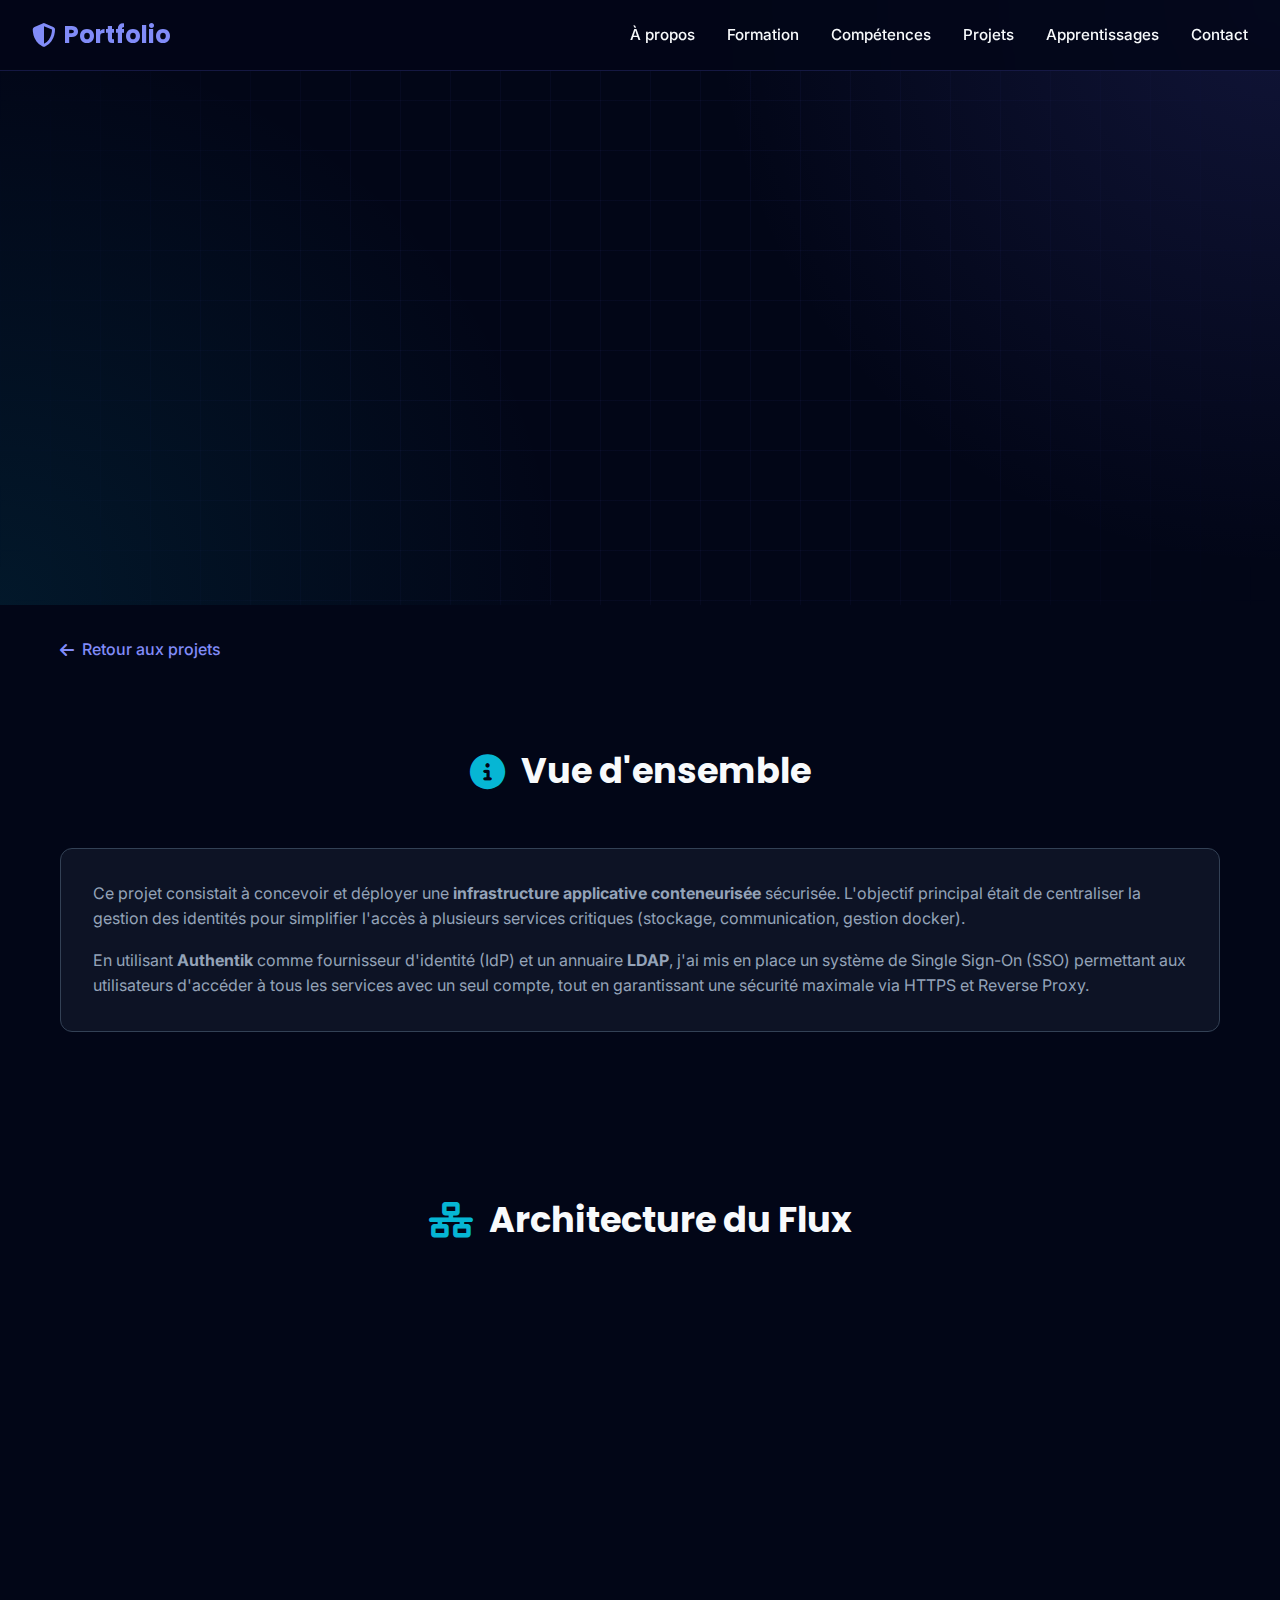
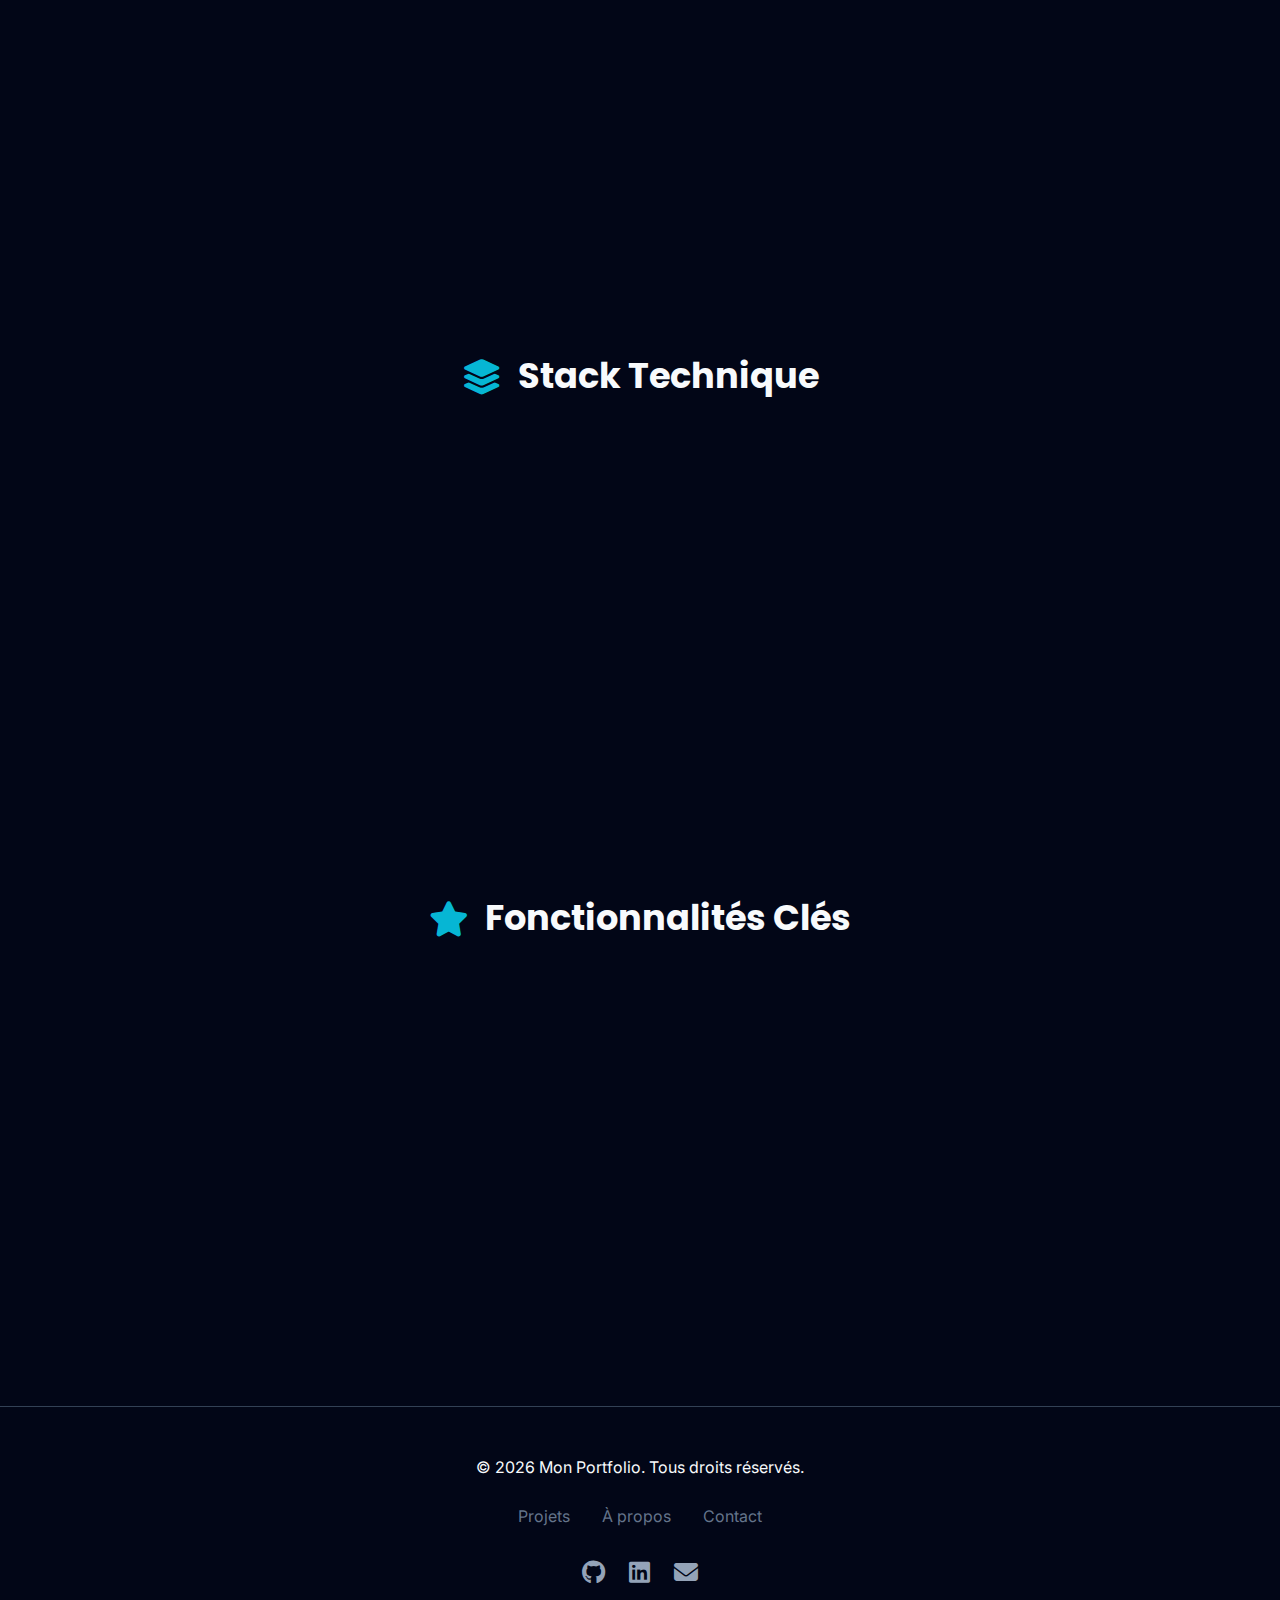
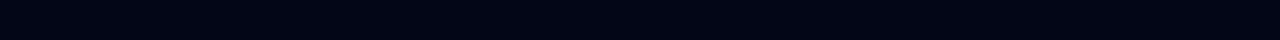
<file: projects/project6.html>
<!DOCTYPE html>
<html lang="fr">
<head>
    <meta charset="UTF-8">
    <meta name="viewport" content="width=device-width, initial-scale=1.0">
    <title>Infrastructure Authentifiée SSO - Authentik</title>
    <link href="https://fonts.googleapis.com/css2?family=Inter:wght@300;400;500;600;700&family=Poppins:wght@500;600;700;800&display=swap" rel="stylesheet">
    <link rel="stylesheet" href="https://cdnjs.cloudflare.com/ajax/libs/font-awesome/6.5.1/css/all.min.css">
    <link rel="stylesheet" href="../assets/css/project6.css">
</head>
<body>
    <!-- Navigation -->
    <nav class="navbar">
        <div class="nav-content">
            <a href="../index.html" class="nav-logo">
                <i class="fas fa-shield-alt"></i> Portfolio
            </a>
            <div class="nav-links">
                <a href="../index.html#about">À propos</a>
                <a href="../index.html#education">Formation</a>
                <a href="../index.html#skills">Compétences</a>
                <a href="../index.html#projects">Projets</a>
                <a href="../apprentissagesCritiques.html">Apprentissages</a>
                <a href="../index.html#contact">Contact</a>
            </div>
            <div class="nav-toggle">
                <i class="fas fa-bars"></i>
            </div>
        </div>
    </nav>

    <!-- Hero Section -->
    <section class="hero">
        <div class="network-bg"></div>
        <div class="container hero-content">
            <div class="hero-badge fade-in">
                <i class="fas fa-lock"></i> Infrastructure Sécurisée
            </div>
            <h1 class="fade-in">Authentification Centralisée & Services Déployables</h1>
            <p class="hero-subtitle fade-in">
                Mise en place d'une infrastructure complète intégrant Nextcloud, Mattermost et Portainer, unifiée par Authentik via LDAP.
            </p>
            <div class="tech-grid" style="justify-content: center; max-width: 800px; margin: 0 auto;">
                <!-- Tech badges in hero -->
            </div>
        </div>
    </section>

    <div class="container">
        <!-- Back Button -->
        <a href="../index.html#projects" style="display: inline-flex; align-items: center; gap: 0.5rem; color: var(--primary-light); text-decoration: none; margin-top: 2rem; font-weight: 500;">
            <i class="fas fa-arrow-left"></i> Retour aux projets
        </a>

        <!-- Overview -->
        <section class="section">
            <h2 class="section-title"><i class="fas fa-info-circle"></i> Vue d'ensemble</h2>
            <div style="background: rgba(30, 41, 59, 0.4); padding: 2rem; border-radius: 12px; border: 1px solid var(--border);">
                <p style="color: var(--text-secondary); margin-bottom: 1rem;">
                    Ce projet consistait à concevoir et déployer une <strong>infrastructure applicative conteneurisée</strong> sécurisée. L'objectif principal était de centraliser la gestion des identités pour simplifier l'accès à plusieurs services critiques (stockage, communication, gestion docker).
                </p>
                <p style="color: var(--text-secondary);">
                    En utilisant <strong>Authentik</strong> comme fournisseur d'identité (IdP) et un annuaire <strong>LDAP</strong>, j'ai mis en place un système de Single Sign-On (SSO) permettant aux utilisateurs d'accéder à tous les services avec un seul compte, tout en garantissant une sécurité maximale via HTTPS et Reverse Proxy.
                </p>
            </div>
        </section>

        <!-- Architecture Diagram -->
        <section class="section">
            <h2 class="section-title"><i class="fas fa-network-wired"></i> Architecture du Flux</h2>
            <div class="architecture-container fade-in">
                <div class="arch-flow">
                    <!-- User -->
                    <div class="arch-node">
                        <i class="fas fa-user" style="color: var(--text-primary);"></i>
                        <div class="label">Utilisateur</div>
                        <div class="sub">Navigateur Web</div>
                    </div>
                    
                    <div class="arch-arrow"></div>

                    <!-- Reverse Proxy -->
                    <div class="arch-node">
                        <i class="fas fa-server" style="color: var(--accent);"></i>
                        <div class="label">Reverse Proxy</div>
                        <div class="sub">SSL / Routing</div>
                    </div>

                    <div class="arch-arrow"></div>

                    <!-- Authentik (Main) -->
                    <div class="arch-node main">
                        <i class="fas fa-fingerprint" style="color: var(--primary-light);"></i>
                        <div class="label">Authentik</div>
                        <div class="sub">SSO & Policy</div>
                    </div>

                    <div class="arch-arrow"></div>

                    <!-- LDAP -->
                    <div class="arch-node">
                        <i class="fas fa-database" style="color: var(--success);"></i>
                        <div class="label">OpenLDAP</div>
                        <div class="sub">Annuaire Utilisateurs</div>
                    </div>
                </div>

                <div style="margin-top: 2rem; text-align: center; font-size: 1.5rem; color: var(--text-muted);">
                    <i class="fas fa-arrow-down"></i>
                </div>

                <!-- Services Grid -->
                <div style="display: flex; justify-content: center; gap: 2rem; margin-top: 2rem; flex-wrap: wrap;">
                    <div class="arch-node" style="border-color: #0082c9;">
                        <i class="fab fa-docker" style="color: #0082c9;"></i>
                        <div class="label">Nextcloud</div>
                    </div>
                    <div class="arch-node" style="border-color: #000000;">
                        <i class="fas fa-comments" style="color: #ffffff;"></i>
                        <div class="label">Mattermost</div>
                    </div>
                    <div class="arch-node" style="border-color: #37bcf7;">
                        <i class="fas fa-cubes" style="color: #37bcf7;"></i>
                        <div class="label">Portainer</div>
                    </div>
                </div>
            </div>
        </section>

        <!-- Technologies -->
        <section class="section">
            <h2 class="section-title"><i class="fas fa-layer-group"></i> Stack Technique</h2>
            <div class="tech-grid fade-in">
                <div class="tech-card">
                    <div class="tech-icon"><i class="fas fa-fingerprint"></i></div>
                    <div>
                        <h4 style="color: var(--text-primary);">Authentik</h4>
                        <span style="font-size: 0.8rem; color: var(--text-muted);">Identity Provider</span>
                    </div>
                </div>
                <div class="tech-card">
                    <div class="tech-icon"><i class="fab fa-docker"></i></div>
                    <div>
                        <h4 style="color: var(--text-primary);">Docker</h4>
                        <span style="font-size: 0.8rem; color: var(--text-muted);">Conteneurisation</span>
                    </div>
                </div>
                <div class="tech-card">
                    <div class="tech-icon"><i class="fas fa-users"></i></div>
                    <div>
                        <h4 style="color: var(--text-primary);">OpenLDAP</h4>
                        <span style="font-size: 0.8rem; color: var(--text-muted);">Annuaire Central</span>
                    </div>
                </div>
                <div class="tech-card">
                    <div class="tech-icon"><i class="fas fa-cloud"></i></div>
                    <div>
                        <h4 style="color: var(--text-primary);">Nextcloud</h4>
                        <span style="font-size: 0.8rem; color: var(--text-muted);">Stockage Collaboratif</span>
                    </div>
                </div>
                <div class="tech-card">
                    <div class="tech-icon"><i class="fas fa-comments"></i></div>
                    <div>
                        <h4 style="color: var(--text-primary);">Mattermost</h4>
                        <span style="font-size: 0.8rem; color: var(--text-muted);">Messagerie d'équipe</span>
                    </div>
                </div>
                <div class="tech-card">
                    <div class="tech-icon"><i class="fas fa-network-wired"></i></div>
                    <div>
                        <h4 style="color: var(--text-primary);">Reverse Proxy</h4>
                        <span style="font-size: 0.8rem; color: var(--text-muted);">Traefik / Nginx</span>
                    </div>
                </div>
            </div>
        </section>

        <!-- Features Details -->
        <section class="section">
            <h2 class="section-title"><i class="fas fa-star"></i> Fonctionnalités Clés</h2>
            <div class="features-grid fade-in">
                <div class="feature-box">
                    <h3><i class="fas fa-key"></i> SSO (Single Sign-On)</h3>
                    <ul>
                        <li><i class="fas fa-check-circle"></i> Authentification unique pour tous les services</li>
                        <li><i class="fas fa-check-circle"></i> Portail utilisateur unifié</li>
                        <li><i class="fas fa-check-circle"></i> Gestion de session centralisée</li>
                    </ul>
                </div>
                <div class="feature-box">
                    <h3><i class="fas fa-user-shield"></i> Sécurité Avancée</h3>
                    <ul>
                        <li><i class="fas fa-check-circle"></i> Double authentification (2FA/MFA)</li>
                        <li><i class="fas fa-check-circle"></i> Politiques de mots de passe strictes</li>
                        <li><i class="fas fa-check-circle"></i> Audit des connexions et logs</li>
                    </ul>
                </div>
                <div class="feature-box">
                    <h3><i class="fas fa-project-diagram"></i> Intégration LDAP</h3>
                    <ul>
                        <li><i class="fas fa-check-circle"></i> Synchronisation des utilisateurs</li>
                        <li><i class="fas fa-check-circle"></i> Gestion des groupes et permissions</li>
                        <li><i class="fas fa-check-circle"></i> Structure organisationnelle hiérarchique</li>
                    </ul>
                </div>
            </div>
        </section>
    </div>

    <!-- Footer -->
    <footer class="footer">
        <div class="footer-content">
            <p>&copy; 2026 Mon Portfolio. Tous droits réservés.</p>
            <div class="footer-links">
                <a href="../index.html#projects">Projets</a>
                <a href="../index.html#about">À propos</a>
                <a href="../index.html#contact">Contact</a>
            </div>
            <div class="social-links">
                <a href="#"><i class="fab fa-github"></i></a>
                <a href="#"><i class="fab fa-linkedin"></i></a>
                <a href="mailto:contact@email.com"><i class="fas fa-envelope"></i></a>
            </div>
        </div>
    </footer>

    <!-- Mobile Menu Script -->
    <script src="../assets/js/main.js"></script>
</body>
</html>
</file>
<file: assets/css/project1.css>
/* Variables et thème */
:root {
    --primary-color: #FF69B4;
    --secondary-color: #FFB6C1;
    --accent-color: #FF1493;
    --background-color: #FFF0F5;
    --text-color: #4A4A4A;
    --card-bg: #FFFFFF;
    --shadow: 0 4px 6px rgba(255, 105, 180, 0.1);
    --transition: all 0.3s cubic-bezier(0.4, 0, 0.2, 1);
}

/* Styles de base améliorés */
body {
    font-family: 'Quicksand', 'Arial', sans-serif;
    line-height: 1.6;
    color: var(--text-color);
    background-color: var(--background-color);
    background-image:
            linear-gradient(45deg, rgba(255, 192, 203, 0.1) 25%, transparent 25%),
            linear-gradient(-45deg, rgba(255, 192, 203, 0.1) 25%, transparent 25%),
            linear-gradient(45deg, transparent 75%, rgba(255, 192, 203, 0.1) 75%),
            linear-gradient(-45deg, transparent 75%, rgba(255, 192, 203, 0.1) 75%);
    background-size: 20px 20px;
}

/* En-tête stylisé */
.project-header {
    text-align: center;
    margin-bottom: 3rem;
    padding: 2rem 0;
    background: linear-gradient(135deg, var(--primary-color), var(--secondary-color));
    border-radius: 20px;
    color: white;
    box-shadow: var(--shadow);
}

.project-header h1 {
    font-size: 3.5rem;
    margin-bottom: 1rem;
    text-shadow: 2px 2px 4px rgba(0, 0, 0, 0.1);
    animation: bounce 1s ease-in-out infinite alternate;
}

.project-subtitle {
    font-size: 1.4rem;
    color: white;
    opacity: 0.9;
}

/* Conteneur principal */
.project-container {
    max-width: 1200px;
    margin: 2rem auto;
    padding: 2rem;
    background-color: var(--card-bg);
    border-radius: 30px;
    box-shadow: var(--shadow);
}

/* Cartes de fonctionnalités */
.feature-card {
    background: var(--card-bg);
    padding: 2rem;
    border-radius: 15px;
    box-shadow: var(--shadow);
    border: 2px solid transparent;
    transition: var(--transition);
    position: relative;
    overflow: hidden;
}

.feature-card::before {
    content: '';
    position: absolute;
    top: 0;
    left: 0;
    width: 100%;
    height: 4px;
    background: linear-gradient(90deg, var(--primary-color), var(--secondary-color));
    transform: scaleX(0);
    transition: var(--transition);
}

.feature-card:hover {
    transform: translateY(-10px);
    border-color: var(--secondary-color);
}

.feature-card:hover::before {
    transform: scaleX(1);
}

/* Galerie de captures d'écran */
.screenshots-gallery {
    display: grid;
    grid-template-columns: repeat(auto-fit, minmax(300px, 1fr));
    gap: 2rem;
    padding: 1rem;
}

.screenshots-gallery img {
    width: 100%;
    height: auto;
    border-radius: 15px;
    box-shadow: var(--shadow);
    transition: var(--transition);
    filter: brightness(0.95);
}

.screenshots-gallery img:hover {
    transform: scale(1.05);
    filter: brightness(1.05);
    box-shadow: 0 8px 16px rgba(255, 105, 180, 0.2);
}

/* Boutons stylisés */
.btn {
    padding: 1rem 2rem;
    border-radius: 25px;
    font-weight: 600;
    text-transform: uppercase;
    letter-spacing: 1px;
    transition: var(--transition);
    text-decoration: none;
    display: inline-block;
}

.btn-primary {
    background: linear-gradient(45deg, var(--primary-color), var(--accent-color));
    color: white;
    border: none;
    box-shadow: 0 4px 15px rgba(255, 105, 180, 0.3);
}

.btn-primary:hover {
    transform: translateY(-3px) scale(1.05);
    box-shadow: 0 6px 20px rgba(255, 105, 180, 0.4);
}

/* Liste de défis améliorée */
.challenges-content ul {
    list-style: none;
    padding: 0;
}

.challenges-content li {
    padding: 1rem 1.5rem;
    margin: 1rem 0;
    background: var(--card-bg);
    border-radius: 10px;
    box-shadow: var(--shadow);
    position: relative;
    padding-left: 3rem;
}

.challenges-content li::before {
    content: '★';
    color: var(--primary-color);
    position: absolute;
    left: 1rem;
    top: 50%;
    transform: translateY(-50%);
}

/* Footer stylisé */
.project-footer {
    text-align: center;
    padding: 2rem;
    background: linear-gradient(135deg, var(--primary-color), var(--secondary-color));
    color: white;
    border-radius: 20px 20px 0 0;
    margin-top: 3rem;
}

/* Animations */
@keyframes bounce {
    from {
        transform: translateY(0);
    }
    to {
        transform: translateY(-10px);
    }
}

/* Media Queries */
@media screen and (max-width: 768px) {
    .project-container {
        padding: 1rem;
        margin: 1rem;
    }

    .project-header h1 {
        font-size: 2.5rem;
    }

    .feature-card {
        margin: 1rem 0;
    }

    .screenshots-gallery {
        grid-template-columns: 1fr;
    }
}
</file>
<file: assets/css/project2.css>
/* Variables pour la cohérence des couleurs et la maintenance */
:root {
    --primary-color: #2B3A67;          /* Bleu profond pour la confiance */
    --secondary-color: #496A81;        /* Bleu-gris pour le professionnalisme */
    --accent-color: #66999B;          /* Bleu-vert pour l'accent */
    --background-color: #F5F7FA;      /* Gris très clair pour le fond */
    --text-color: #2C3E50;           /* Bleu foncé pour le texte */
    --white: #FFFFFF;
    --shadow: 0 4px 6px rgba(43, 58, 103, 0.1);
    --transition: all 0.3s ease;
}

/* Reset et styles de base */
* {
    margin: 0;
    padding: 0;
    box-sizing: border-box;
}

body {
    font-family: 'Inter', 'Segoe UI', sans-serif;
    line-height: 1.6;
    background-color: var(--background-color);
    color: var(--text-color);
}

/* Conteneur principal */
.project-container {
    max-width: 1200px;
    margin: 2rem auto;
    padding: 2rem;
}

/* En-tête du projet */
.project-header {
    background: linear-gradient(135deg, var(--primary-color), var(--secondary-color));
    color: var(--white);
    padding: 3rem 2rem;
    border-radius: 15px;
    text-align: center;
    margin-bottom: 3rem;
    box-shadow: var(--shadow);
}

.project-header h1 {
    font-size: 3.5rem;
    margin-bottom: 1rem;
    letter-spacing: 2px;
}

.project-subtitle {
    font-size: 1.25rem;
    opacity: 0.9;
}

/* Sections communes */
section {
    background: var(--white);
    border-radius: 10px;
    padding: 2rem;
    margin-bottom: 2rem;
    box-shadow: var(--shadow);
}

h2 {
    color: var(--primary-color);
    margin-bottom: 1.5rem;
    padding-bottom: 0.5rem;
    border-bottom: 2px solid var(--accent-color);
    font-size: 1.75rem;
}

/* Section aperçu */
.project-overview {
    line-height: 1.8;
}

.project-overview strong {
    color: var(--primary-color);
    font-weight: 600;
}

.project-overview ul {
    margin-left: 1.5rem;
    margin-top: 1rem;
}

.project-overview li {
    margin-bottom: 0.5rem;
}

/* Section détails */
.project-details ul {
    list-style: none;
}

.project-details li {
    padding: 1rem;
    margin-bottom: 1rem;
    background: var(--background-color);
    border-radius: 8px;
    transition: var(--transition);
}

.project-details li:hover {
    transform: translateX(10px);
    box-shadow: var(--shadow);
}

/* Grille de fonctionnalités */
.features-grid {
    display: grid;
    grid-template-columns: repeat(auto-fit, minmax(280px, 1fr));
    gap: 2rem;
    margin-top: 2rem;
}

.feature-card {
    background: var(--white);
    border: 1px solid rgba(43, 58, 103, 0.1);
    border-radius: 10px;
    padding: 1.5rem;
    transition: var(--transition);
    position: relative;
    overflow: hidden;
}

.feature-card::before {
    content: '';
    position: absolute;
    top: 0;
    left: 0;
    width: 4px;
    height: 100%;
    background: var(--accent-color);
    transition: var(--transition);
}

.feature-card:hover {
    transform: translateY(-5px);
    box-shadow: var(--shadow);
}

.feature-card h3 {
    color: var(--primary-color);
    margin-bottom: 1rem;
    font-size: 1.25rem;
}

.feature-card p {
    color: var(--text-color);
    opacity: 0.9;
}

/* Pied de page */
.project-footer {
    text-align: center;
    padding: 2rem;
    color: var(--white);
    background: linear-gradient(135deg, var(--secondary-color), var(--primary-color));
    border-radius: 10px;
    margin-top: 3rem;
}

/* Media Queries pour la responsivité */
@media screen and (max-width: 768px) {
    .project-container {
        padding: 1rem;
        margin: 1rem;
    }

    .project-header {
        padding: 2rem 1rem;
    }

    .project-header h1 {
        font-size: 2.5rem;
    }

    .features-grid {
        grid-template-columns: 1fr;
    }

    section {
        padding: 1.5rem;
    }
}

/* Animations subtiles */
@keyframes fadeIn {
    from {
        opacity: 0;
        transform: translateY(20px);
    }
    to {
        opacity: 1;
        transform: translateY(0);
    }
}

.project-container {
    animation: fadeIn 0.8s ease-out;
}
</file>
<file: assets/css/project3.css>
/* Variables pour le thème océanique */
:root {
    --primary-color: #006994;         /* Bleu océan profond */
    --secondary-color: #40E0D0;       /* Turquoise */
    --accent-color: #00CED1;          /* Bleu-vert marin */
    --background-color: #E0FFFF;      /* Bleu très clair */
    --text-color: #1A4A5E;           /* Bleu foncé pour le texte */
    --wave-color: rgba(0, 105, 148, 0.1);
    --white: #FFFFFF;
    --shadow: 0 4px 12px rgba(0, 105, 148, 0.15);
    --transition: all 0.3s cubic-bezier(0.4, 0, 0.2, 1);
}

/* Reset et styles de base */
* {
    margin: 0;
    padding: 0;
    box-sizing: border-box;
}

body {
    font-family: 'Montserrat', sans-serif;
    line-height: 1.6;
    background-color: var(--background-color);
    color: var(--text-color);
    background: linear-gradient(
            to bottom,
            var(--background-color),
            #FFFFFF
    );
}

/* Animation des vagues */
@keyframes wave {
    0% { background-position: 0 0; }
    100% { background-position: 100% 0; }
}

/* Conteneur principal */
.project-container {
    max-width: 1200px;
    margin: 2rem auto;
    padding: 2rem;
    position: relative;
}

/* En-tête avec effet de vagues */
.project-header {
    background: linear-gradient(135deg, var(--primary-color), var(--secondary-color));
    color: var(--white);
    padding: 4rem 2rem;
    border-radius: 20px;
    text-align: center;
    margin-bottom: 3rem;
    box-shadow: var(--shadow);
    position: relative;
    overflow: hidden;
}

.project-header::after {
    content: '';
    position: absolute;
    bottom: 0;
    left: 0;
    width: 200%;
    height: 40px;
    background: repeating-linear-gradient(
            45deg,
            var(--wave-color) 0%,
            var(--wave-color) 10%,
            transparent 10%,
            transparent 50%
    );
    animation: wave 15s linear infinite;
}

.project-header h1 {
    font-size: 3.5rem;
    margin-bottom: 1rem;
    text-shadow: 2px 2px 4px rgba(0, 0, 0, 0.2);
}

.project-subtitle {
    font-size: 1.25rem;
    opacity: 0.9;
    max-width: 800px;
    margin: 0 auto;
}

/* Sections communes */
section {
    background: var(--white);
    border-radius: 15px;
    padding: 2rem;
    margin-bottom: 2rem;
    box-shadow: var(--shadow);
    border: 1px solid rgba(64, 224, 208, 0.2);
}

h2 {
    color: var(--primary-color);
    margin-bottom: 1.5rem;
    padding-bottom: 0.5rem;
    border-bottom: 2px solid var(--accent-color);
    position: relative;
}

/* Grille de fonctionnalités */
.features-grid {
    display: grid;
    grid-template-columns: repeat(auto-fit, minmax(300px, 1fr));
    gap: 2rem;
    margin-top: 2rem;
}

.feature-card {
    background: linear-gradient(135deg, var(--white), rgba(224, 255, 255, 0.5));
    border-radius: 15px;
    padding: 2rem;
    transition: var(--transition);
    position: relative;
    overflow: hidden;
    border: 1px solid rgba(64, 224, 208, 0.3);
}

.feature-card::before {
    content: '';
    position: absolute;
    top: 0;
    left: 0;
    width: 100%;
    height: 4px;
    background: linear-gradient(90deg, var(--secondary-color), var(--accent-color));
    opacity: 0;
    transition: var(--transition);
}

.feature-card:hover {
    transform: translateY(-10px);
    box-shadow: var(--shadow);
}

.feature-card:hover::before {
    opacity: 1;
}

.feature-card h3 {
    color: var(--primary-color);
    margin-bottom: 1rem;
    font-size: 1.4rem;
}

/* Liste des défis */
.project-challenges ul {
    list-style: none;
}

.project-challenges li {
    padding: 1rem 1.5rem;
    margin-bottom: 1rem;
    background: rgba(224, 255, 255, 0.5);
    border-radius: 10px;
    position: relative;
    padding-left: 3rem;
}

.project-challenges li::before {
    content: '🌊';
    position: absolute;
    left: 1rem;
    top: 50%;
    transform: translateY(-50%);
}

/* Boutons */
.btn {
    padding: 1rem 2rem;
    border-radius: 25px;
    font-weight: 600;
    text-decoration: none;
    transition: var(--transition);
    display: inline-block;
}

.btn-primary {
    background: linear-gradient(45deg, var(--primary-color), var(--secondary-color));
    color: var(--white);
    box-shadow: 0 4px 15px rgba(0, 105, 148, 0.3);
}

.btn-primary:hover {
    transform: translateY(-3px);
    box-shadow: 0 6px 20px rgba(0, 105, 148, 0.4);
}

/* Pied de page */
.project-footer {
    text-align: center;
    padding: 2rem;
    background: linear-gradient(135deg, var(--primary-color), var(--secondary-color));
    color: var(--white);
    border-radius: 15px;
    margin-top: 3rem;
    position: relative;
    overflow: hidden;
}

/* Media Queries */
@media screen and (max-width: 768px) {
    .project-container {
        padding: 1rem;
        margin: 1rem;
    }

    .project-header {
        padding: 3rem 1rem;
    }

    .project-header h1 {
        font-size: 2.5rem;
    }

    .features-grid {
        grid-template-columns: 1fr;
    }

    section {
        padding: 1.5rem;
    }
}
</file>
<file: assets/css/project5.css>
/* Variables Project 5 (Hacker/Terminal Theme) */
:root {
    --primary: #10b981;
    --primary-light: #34d399;
    --primary-dark: #059669;
    --secondary: #064e3b;
    --accent: #22c55e;
    --background: #0f172a;
    --surface: #1e293b;
    --surface-light: #334155;
    --text-primary: #e2e8f0;
    --text-secondary: #94a3b8;
    --text-muted: #64748b;
    --border: #334155;
    --shadow-sm: 0 2px 4px rgba(0, 0, 0, 0.2);
    --shadow-md: 0 4px 12px rgba(0, 0, 0, 0.3);
    --shadow-lg: 0 8px 32px rgba(0, 0, 0, 0.4);
    --gradient-primary: linear-gradient(135deg, var(--secondary) 0%, var(--primary-dark) 50%, var(--primary) 100%);
    --font-mono: 'Fira Code', 'Consolas', 'Monaco', 'Courier New', monospace;
}

* {
    margin: 0;
    padding: 0;
    box-sizing: border-box;
}

body {
    font-family: 'Inter', -apple-system, BlinkMacSystemFont, sans-serif;
    line-height: 1.6;
    color: var(--text-primary);
    background: var(--background);
    overflow-x: hidden;
}

.container {
    max-width: 1200px;
    margin: 0 auto;
    padding: 0 20px;
}

/* Standard Navigation */
.navbar {
    position: fixed;
    top: 0;
    left: 0;
    width: 100%;
    background: rgba(15, 23, 42, 0.8);
    backdrop-filter: blur(12px);
    border-bottom: 1px solid rgba(16, 185, 129, 0.1);
    z-index: 10000;
    transition: all 0.3s ease;
}

.nav-content {
    max-width: 1400px;
    margin: 0 auto;
    display: flex;
    justify-content: space-between;
    align-items: center;
    padding: 1rem 2rem;
}

.nav-logo {
    font-family: 'Poppins', sans-serif;
    font-size: 1.5rem;
    font-weight: 700;
    color: var(--primary);
    text-decoration: none;
    text-shadow: 0 0 10px rgba(16, 185, 129, 0.3);
}

.nav-links {
    display: flex;
    gap: 2rem;
}

.nav-links a {
    color: var(--text-primary);
    text-decoration: none;
    font-weight: 500;
    transition: all 0.3s ease;
    position: relative;
}

.nav-links a::before {
    content: '';
    position: absolute;
    bottom: -5px;
    left: 0;
    width: 0;
    height: 2px;
    background: var(--primary);
    transition: width 0.3s ease;
    box-shadow: 0 0 5px var(--primary);
}

.nav-links a:hover {
    color: var(--primary);
    text-shadow: 0 0 5px rgba(16, 185, 129, 0.4);
}

.nav-links a:hover::before {
    width: 100%;
}

/* Mobile Nav Toggle */
.nav-toggle {
    display: none;
    font-size: 1.5rem;
    color: var(--text-primary);
    background: none;
    border: none;
    cursor: pointer;
}

/* Responsive Nav */
@media (max-width: 768px) {
    .nav-toggle {
        display: block;
    }

    .nav-links {
        display: none;
        position: absolute;
        top: 100%;
        left: 0;
        width: 100%;
        background: var(--surface);
        flex-direction: column;
        padding: 1rem 0;
        box-shadow: var(--shadow-lg);
        border-bottom: 1px solid var(--border);
    }

    .nav-links.active {
        display: flex;
    }

    .nav-links a {
        padding: 1rem;
        display: block;
        text-align: center;
    }
}

/* Hero Section */
.hero {
    background: linear-gradient(180deg, rgba(15,23,42,0) 0%, rgba(15,23,42,1) 100%), 
                radial-gradient(circle at 50% 50%, rgba(6, 78, 59, 0.4) 0%, rgba(15, 23, 42, 1) 100%);
    color: white;
    padding: 180px 0 100px;
    text-align: center;
    position: relative;
    overflow: hidden;
}

/* Matrix Background Effect */
.matrix-bg {
    position: absolute;
    top: 0;
    left: 0;
    width: 100%;
    height: 100%;
    background-image: linear-gradient(0deg, transparent 24%, rgba(16, 185, 129, .05) 25%, rgba(16, 185, 129, .05) 26%, transparent 27%, transparent 74%, rgba(16, 185, 129, .05) 75%, rgba(16, 185, 129, .05) 76%, transparent 77%, transparent), linear-gradient(90deg, transparent 24%, rgba(16, 185, 129, .05) 25%, rgba(16, 185, 129, .05) 26%, transparent 27%, transparent 74%, rgba(16, 185, 129, .05) 75%, rgba(16, 185, 129, .05) 76%, transparent 77%, transparent);
    background-size: 50px 50px;
    z-index: 0;
    animation: moveBackground 20s linear infinite;
}

@keyframes moveBackground {
    0% { transform: perspective(1000px) rotateX(10deg) translateY(0); }
    100% { transform: perspective(1000px) rotateX(10deg) translateY(50px); }
}

.hero-content {
    position: relative;
    z-index: 2;
}

.hero h1 {
    font-size: 4rem;
    font-weight: 700;
    margin-bottom: 1rem;
    color: #fff;
    font-family: var(--font-mono);
    position: relative;
    display: inline-block;
}

/* Glitch Effect */
.glitch {
    position: relative;
}

.glitch::before,
.glitch::after {
    content: attr(data-text);
    position: absolute;
    top: 0;
    left: 0;
    width: 100%;
    height: 100%;
}

.glitch::before {
    left: 2px;
    text-shadow: -1px 0 #ef4444;
    clip: rect(44px, 450px, 56px, 0);
    animation: glitch-anim 5s infinite linear alternate-reverse;
}

.glitch::after {
    left: -2px;
    text-shadow: -1px 0 #22c55e;
    clip: rect(44px, 450px, 56px, 0);
    animation: glitch-anim2 5s infinite linear alternate-reverse;
}

@keyframes glitch-anim {
    0% { clip: rect(12px, 9999px, 86px, 0); }
    5% { clip: rect(74px, 9999px, 16px, 0); }
    10% { clip: rect(48px, 9999px, 3px, 0); }
    15% { clip: rect(89px, 9999px, 5px, 0); }
    20% { clip: rect(2px, 9999px, 46px, 0); }
    100% { clip: rect(12px, 9999px, 86px, 0); }
}

@keyframes glitch-anim2 {
    0% { clip: rect(65px, 9999px, 100px, 0); }
    5% { clip: rect(52px, 9999px, 74px, 0); }
    10% { clip: rect(79px, 9999px, 85px, 0); }
    15% { clip: rect(75px, 9999px, 5px, 0); }
    20% { clip: rect(67px, 9999px, 61px, 0); }
    100% { clip: rect(65px, 9999px, 100px, 0); }
}

.hero-subtitle {
    font-size: 1.2rem;
    margin-bottom: 2rem;
    opacity: 0.9;
    max-width: 800px;
    margin-left: auto;
    margin-right: auto;
    color: var(--text-secondary);
}

.tech-badges {
    display: flex;
    justify-content: center;
    gap: 1rem;
    flex-wrap: wrap;
    margin-top: 2rem;
}

.badge {
    background: rgba(16, 185, 129, 0.1);
    color: var(--primary-light);
    padding: 0.5rem 1rem;
    border-radius: 4px;
    font-size: 0.9rem;
    font-weight: 500;
    backdrop-filter: blur(10px);
    border: 1px solid rgba(16, 185, 129, 0.3);
    font-family: var(--font-mono);
    box-shadow: 0 0 10px rgba(16, 185, 129, 0.1);
    transition: all 0.3s ease;
}

.badge:hover {
    background: rgba(16, 185, 129, 0.2);
    box-shadow: 0 0 15px rgba(16, 185, 129, 0.3);
    transform: translateY(-2px);
}

/* Sections */
.section {
    padding: 80px 0;
}

.section:nth-child(even) {
    background: linear-gradient(to right, rgba(30, 41, 59, 0.3), rgba(30, 41, 59, 0.5));
}

.section-title {
    font-size: 2.5rem;
    font-weight: 700;
    text-align: center;
    margin-bottom: 4rem;
    color: var(--primary);
    font-family: var(--font-mono);
    text-shadow: 0 0 10px rgba(16, 185, 129, 0.3);
}

.section-title::before {
    content: '> ';
    color: var(--primary-dark);
}

.section-title::after {
    content: '_';
    animation: blink 1s step-end infinite;
}

@keyframes blink {
    50% { opacity: 0; }
}

/* Terminal Window */
.terminal-window {
    background: #0f172a;
    border-radius: 8px;
    box-shadow: 0 10px 30px rgba(0, 0, 0, 0.5), 0 0 0 1px rgba(255, 255, 255, 0.1);
    overflow: hidden;
    margin: 2rem 0;
    border: 1px solid var(--border);
}

.terminal-header {
    background: #1e293b;
    padding: 10px 15px;
    display: flex;
    align-items: center;
    border-bottom: 1px solid var(--border);
}

.terminal-buttons {
    display: flex;
    gap: 8px;
}

.terminal-button {
    width: 12px;
    height: 12px;
    border-radius: 50%;
}

.terminal-button.red { background: #ff5f56; }
.terminal-button.yellow { background: #ffbd2e; }
.terminal-button.green { background: #27c93f; }

.terminal-title {
    margin-left: 15px;
    color: var(--text-muted);
    font-family: var(--font-mono);
    font-size: 0.8rem;
}

.ascii-art {
    background: rgba(10, 10, 10, 0.95);
    color: var(--primary);
    padding: 2rem;
    font-family: var(--font-mono);
    white-space: pre;
    overflow-x: auto;
    font-size: 0.8rem;
    line-height: 1.2;
}

/* Feature Cards with Glassmorphism */
.features-grid {
    display: grid;
    grid-template-columns: repeat(auto-fit, minmax(300px, 1fr));
    gap: 2rem;
}

.feature-card {
    background: rgba(30, 41, 59, 0.4);
    backdrop-filter: blur(10px);
    border: 1px solid rgba(255, 255, 255, 0.05);
    padding: 2rem;
    border-radius: 12px;
    transition: all 0.3s ease;
    height: 100%;
}

.feature-card:hover {
    transform: translateY(-5px);
    border-color: var(--primary);
    box-shadow: 0 10px 30px rgba(16, 185, 129, 0.1);
    background: rgba(30, 41, 59, 0.6);
}

.feature-icon {
    font-size: 2.5rem;
    color: var(--primary);
    margin-bottom: 1.5rem;
}

.feature-card h3 {
    margin-bottom: 1rem;
    color: var(--text-primary);
    font-family: var(--font-mono);
}

.feature-card p {
    color: var(--text-secondary);
    font-size: 0.95rem;
}

/* Tools Grid */
.tools-grid {
    display: grid;
    grid-template-columns: repeat(auto-fit, minmax(180px, 1fr));
    gap: 1.5rem;
}

.tool-card {
    background: rgba(30, 41, 59, 0.4);
    padding: 1.5rem;
    border-radius: 8px;
    text-align: center;
    border: 1px solid rgba(255, 255, 255, 0.05);
    transition: all 0.3s ease;
}

.tool-card:hover {
    border-color: var(--primary);
    transform: translateY(-5px);
    box-shadow: 0 5px 15px rgba(0,0,0,0.3);
}

.tool-card i {
    color: var(--primary);
}

/* Warning Box */
.warning-box {
    background: rgba(239, 68, 68, 0.1);
    border: 1px solid rgba(239, 68, 68, 0.3);
    border-left: 4px solid #ef4444;
    border-radius: 8px;
    padding: 1.5rem;
    margin: 2rem 0;
    color: #fca5a5;
    position: relative;
    overflow: hidden;
}

.warning-box::before {
    content: '';
    position: absolute;
    top: 0;
    left: 0;
    width: 100%;
    height: 100%;
    background: repeating-linear-gradient(
        45deg,
        transparent,
        transparent 10px,
        rgba(239, 68, 68, 0.05) 10px,
        rgba(239, 68, 68, 0.05) 20px
    );
    pointer-events: none;
}

.warning-title {
    font-weight: bold;
    color: #ef4444;
    margin-bottom: 0.5rem;
    display: flex;
    align-items: center;
    gap: 0.5rem;
    font-family: var(--font-mono);
    text-transform: uppercase;
}

/* Challenges List */
.challenges-list {
    display: grid;
    gap: 1.5rem;
}

.challenge-item {
    background: rgba(30, 41, 59, 0.3);
    border: 1px solid rgba(255, 255, 255, 0.05);
    padding: 1.5rem;
    border-radius: 8px;
    transition: all 0.3s ease;
}

.challenge-item:hover {
    border-color: var(--primary);
    background: rgba(30, 41, 59, 0.5);
}

.challenge-title {
    font-weight: 600;
    color: var(--primary-light);
    margin-bottom: 0.5rem;
    display: flex;
    align-items: center;
    gap: 0.5rem;
    font-family: var(--font-mono);
}

.challenge-solution {
    margin-top: 1rem;
    padding-top: 1rem;
    border-top: 1px dashed var(--border);
    font-size: 0.9rem;
    color: var(--text-secondary);
}

/* Animations */
.fade-in {
    animation: fadeIn 0.8s ease-out forwards;
    opacity: 0;
}

@keyframes fadeIn {
    from { opacity: 0; transform: translateY(20px); }
    to { opacity: 1; transform: translateY(0); }
}

/* Overview Grid */
.overview-grid {
    display: grid;
    grid-template-columns: 1fr 300px;
    gap: 4rem;
    align-items: center;
}

@media (max-width: 900px) {
    .overview-grid {
        grid-template-columns: 1fr;
    }
    
    .overview-visual {
        order: -1;
        justify-self: center;
    }
}

.project-icon {
    width: 200px;
    height: 200px;
    background: linear-gradient(135deg, rgba(16, 185, 129, 0.1) 0%, rgba(6, 78, 59, 0.3) 100%);
    border-radius: 50%;
    display: flex;
    align-items: center;
    justify-content: center;
    font-size: 5rem;
    color: var(--primary);
    border: 1px solid var(--primary-dark);
    box-shadow: 0 0 30px rgba(16, 185, 129, 0.2);
    position: relative;
}

.project-icon::after {
    content: '';
    position: absolute;
    width: 100%;
    height: 100%;
    border-radius: 50%;
    border: 1px dashed var(--primary);
    animation: spin 10s linear infinite;
}

@keyframes spin {
    0% { transform: rotate(0deg); }
    100% { transform: rotate(360deg); }
}

.highlight {
    color: var(--primary-light);
    font-weight: 500;
}

code {
    background: rgba(0, 0, 0, 0.3);
    padding: 0.2rem 0.4rem;
    border-radius: 4px;
    font-family: var(--font-mono);
    color: var(--accent);
    border: 1px solid rgba(255, 255, 255, 0.1);
}

/* Footer (Consistent with others) */
.footer {
    background: #0f172a;
    border-top: 1px solid var(--border);
    padding: 3rem 0;
    margin-top: 4rem;
    text-align: center;
}

.footer-content {
    max-width: 1200px;
    margin: 0 auto;
    padding: 0 2rem;
}

.footer-links {
    display: flex;
    justify-content: center;
    gap: 2rem;
    margin: 1.5rem 0;
    flex-wrap: wrap;
}

.footer-links a {
    color: var(--text-muted);
    text-decoration: none;
    transition: color 0.3s ease;
}

.footer-links a:hover {
    color: var(--primary);
}

.social-links {
    display: flex;
    justify-content: center;
    gap: 1.5rem;
    margin-top: 1.5rem;
}

.social-links a {
    color: var(--text-secondary);
    font-size: 1.5rem;
    transition: all 0.3s ease;
}

.social-links a:hover {
    color: var(--primary);
    transform: translateY(-3px);
}
</file>
<file: assets/css/project6.css>
/* Variables Project 6 (Identity & Security Theme) */
:root {
    --primary: #6366f1; /* Indigo - Tech & Trust */
    --primary-light: #818cf8;
    --primary-dark: #4338ca;
    --secondary: #0f172a; /* Slate 900 */
    --accent: #06b6d4; /* Cyan - Connectivity */
    --background: #020617; /* Slate 950 */
    --surface: #1e293b;
    --surface-light: #334155;
    --text-primary: #f8fafc;
    --text-secondary: #94a3b8;
    --text-muted: #64748b;
    --border: #334155;
    --success: #10b981;
    --shadow-sm: 0 2px 4px rgba(0, 0, 0, 0.2);
    --shadow-md: 0 4px 12px rgba(0, 0, 0, 0.3);
    --shadow-lg: 0 8px 32px rgba(0, 0, 0, 0.4);
    --gradient-hero: linear-gradient(135deg, #1e1b4b 0%, #312e81 50%, #4338ca 100%);
    --font-heading: 'Poppins', sans-serif;
    --font-body: 'Inter', sans-serif;
}

* {
    margin: 0;
    padding: 0;
    box-sizing: border-box;
}

body {
    font-family: var(--font-body);
    line-height: 1.6;
    color: var(--text-primary);
    background: var(--background);
    overflow-x: hidden;
}

.container {
    max-width: 1200px;
    margin: 0 auto;
    padding: 0 20px;
}

/* Standard Navigation */
.navbar {
    position: fixed;
    top: 0;
    left: 0;
    width: 100%;
    background: rgba(2, 6, 23, 0.85);
    backdrop-filter: blur(16px);
    border-bottom: 1px solid rgba(99, 102, 241, 0.2);
    z-index: 10000;
    transition: all 0.3s ease;
}

.nav-content {
    max-width: 1400px;
    margin: 0 auto;
    display: flex;
    justify-content: space-between;
    align-items: center;
    padding: 1rem 2rem;
}

.nav-logo {
    font-family: var(--font-heading);
    font-size: 1.5rem;
    font-weight: 700;
    color: var(--primary-light);
    text-decoration: none;
    display: flex;
    align-items: center;
    gap: 0.5rem;
}

.nav-links {
    display: flex;
    gap: 2rem;
}

.nav-links a {
    color: var(--text-primary);
    text-decoration: none;
    font-weight: 500;
    transition: all 0.3s ease;
    position: relative;
    font-size: 0.95rem;
}

.nav-links a::before {
    content: '';
    position: absolute;
    bottom: -5px;
    left: 0;
    width: 0;
    height: 2px;
    background: var(--accent);
    transition: width 0.3s ease;
    box-shadow: 0 0 8px var(--accent);
}

.nav-links a:hover {
    color: var(--accent);
}

.nav-links a:hover::before {
    width: 100%;
}

/* Mobile Nav Toggle */
.nav-toggle {
    display: none;
    font-size: 1.5rem;
    color: var(--text-primary);
    background: none;
    border: none;
    cursor: pointer;
}

@media (max-width: 768px) {
    .nav-toggle {
        display: block;
    }
    .nav-links {
        display: none;
        position: absolute;
        top: 100%;
        left: 0;
        width: 100%;
        background: var(--surface);
        flex-direction: column;
        padding: 1rem 0;
        box-shadow: var(--shadow-lg);
        border-bottom: 1px solid var(--border);
    }
    .nav-links.active {
        display: flex;
    }
    .nav-links a {
        padding: 1rem;
        display: block;
        text-align: center;
    }
}

/* Hero Section */
.hero {
    position: relative;
    padding: 180px 0 100px;
    background: radial-gradient(circle at top right, rgba(99, 102, 241, 0.15), transparent 40%),
                radial-gradient(circle at bottom left, rgba(6, 182, 212, 0.1), transparent 40%);
    overflow: hidden;
}

/* Network Background Animation */
.network-bg {
    position: absolute;
    top: 0;
    left: 0;
    width: 100%;
    height: 100%;
    z-index: 0;
    background-image: 
        linear-gradient(rgba(99, 102, 241, 0.05) 1px, transparent 1px),
        linear-gradient(90deg, rgba(99, 102, 241, 0.05) 1px, transparent 1px);
    background-size: 50px 50px;
    mask-image: radial-gradient(circle at center, black 40%, transparent 100%);
}

.hero-content {
    position: relative;
    z-index: 2;
    text-align: center;
    max-width: 900px;
    margin: 0 auto;
}

.hero-badge {
    display: inline-flex;
    align-items: center;
    gap: 0.5rem;
    background: rgba(99, 102, 241, 0.1);
    border: 1px solid rgba(99, 102, 241, 0.3);
    padding: 0.5rem 1rem;
    border-radius: 20px;
    color: var(--primary-light);
    font-size: 0.9rem;
    margin-bottom: 1.5rem;
    backdrop-filter: blur(4px);
}

.hero h1 {
    font-family: var(--font-heading);
    font-size: 3.5rem;
    font-weight: 800;
    margin-bottom: 1.5rem;
    background: linear-gradient(135deg, #fff 0%, #cbd5e1 100%);
    -webkit-background-clip: text;
    -webkit-text-fill-color: transparent;
    text-shadow: 0 0 30px rgba(99, 102, 241, 0.3);
    line-height: 1.2;
}

.hero-subtitle {
    font-size: 1.2rem;
    color: var(--text-secondary);
    margin-bottom: 2.5rem;
    max-width: 700px;
    margin-left: auto;
    margin-right: auto;
}

/* Sections */
.section {
    padding: 80px 0;
    position: relative;
}

.section-title {
    font-family: var(--font-heading);
    font-size: 2.2rem;
    font-weight: 700;
    margin-bottom: 3rem;
    text-align: center;
    color: var(--text-primary);
    display: flex;
    align-items: center;
    justify-content: center;
    gap: 1rem;
}

.section-title i {
    color: var(--accent);
}

/* Architecture Diagram (CSS Implementation) */
.architecture-container {
    background: rgba(30, 41, 59, 0.3);
    border: 1px solid var(--border);
    border-radius: 16px;
    padding: 3rem;
    margin: 2rem 0;
    position: relative;
    overflow: hidden;
}

.arch-flow {
    display: flex;
    justify-content: center;
    align-items: center;
    gap: 2rem;
    flex-wrap: wrap;
    position: relative;
    z-index: 2;
}

.arch-node {
    background: var(--surface);
    border: 1px solid var(--border);
    padding: 1.5rem;
    border-radius: 12px;
    text-align: center;
    min-width: 150px;
    position: relative;
    transition: all 0.3s ease;
    box-shadow: 0 4px 6px rgba(0,0,0,0.1);
}

.arch-node:hover {
    transform: translateY(-5px);
    border-color: var(--primary);
    box-shadow: 0 10px 20px rgba(99, 102, 241, 0.15);
}

.arch-node.main {
    background: linear-gradient(145deg, var(--surface), #262c40);
    border-color: var(--primary);
    transform: scale(1.1);
    z-index: 10;
}

.arch-node i {
    font-size: 2rem;
    margin-bottom: 0.8rem;
    display: block;
}

.arch-node .label {
    font-weight: 600;
    color: var(--text-primary);
    font-size: 0.9rem;
}

.arch-node .sub {
    font-size: 0.75rem;
    color: var(--text-muted);
    margin-top: 0.3rem;
}

/* Connectors */
.arch-arrow {
    flex-grow: 1;
    height: 2px;
    background: linear-gradient(90deg, transparent, var(--text-muted), transparent);
    position: relative;
    min-width: 50px;
    max-width: 100px;
}

.arch-arrow::after {
    content: '►';
    position: absolute;
    right: 0;
    top: 50%;
    transform: translateY(-50%);
    color: var(--text-muted);
    font-size: 0.8rem;
}

/* Tech Grid */
.tech-grid {
    display: grid;
    grid-template-columns: repeat(auto-fit, minmax(200px, 1fr));
    gap: 1.5rem;
}

.tech-card {
    background: rgba(30, 41, 59, 0.4);
    border: 1px solid rgba(255, 255, 255, 0.05);
    padding: 1.5rem;
    border-radius: 12px;
    display: flex;
    align-items: center;
    gap: 1rem;
    transition: all 0.3s ease;
}

.tech-card:hover {
    background: rgba(30, 41, 59, 0.7);
    border-color: var(--accent);
}

.tech-icon {
    font-size: 1.8rem;
    color: var(--primary-light);
    background: rgba(99, 102, 241, 0.1);
    width: 50px;
    height: 50px;
    display: flex;
    align-items: center;
    justify-content: center;
    border-radius: 10px;
}

/* Features Grid */
.features-grid {
    display: grid;
    grid-template-columns: repeat(auto-fit, minmax(300px, 1fr));
    gap: 2rem;
}

.feature-box {
    background: var(--surface);
    padding: 2rem;
    border-radius: 16px;
    border-top: 4px solid var(--primary);
    box-shadow: var(--shadow-md);
    transition: transform 0.3s ease;
}

.feature-box:hover {
    transform: translateY(-5px);
}

.feature-box h3 {
    font-family: var(--font-heading);
    margin-bottom: 1rem;
    display: flex;
    align-items: center;
    gap: 0.8rem;
    color: var(--text-primary);
}

.feature-box ul {
    list-style: none;
    padding: 0;
}

.feature-box li {
    padding: 0.5rem 0;
    border-bottom: 1px solid rgba(255, 255, 255, 0.05);
    color: var(--text-secondary);
    display: flex;
    align-items: center;
    gap: 0.5rem;
}

.feature-box li i {
    color: var(--success);
    font-size: 0.8rem;
}

/* Fade In Animation */
.fade-in {
    animation: fadeInUp 0.8s ease-out forwards;
    opacity: 0;
}

@keyframes fadeInUp {
    from { opacity: 0; transform: translateY(20px); }
    to { opacity: 1; transform: translateY(0); }
}

/* Footer */
.footer {
    background: #020617;
    border-top: 1px solid var(--border);
    padding: 3rem 0;
    margin-top: 4rem;
    text-align: center;
}

.footer-links {
    display: flex;
    justify-content: center;
    gap: 2rem;
    margin: 1.5rem 0;
    flex-wrap: wrap;
}

.footer-links a {
    color: var(--text-muted);
    text-decoration: none;
    transition: color 0.3s ease;
}

.footer-links a:hover {
    color: var(--primary);
}

.social-links {
    display: flex;
    justify-content: center;
    gap: 1.5rem;
    margin-top: 1.5rem;
}

.social-links a {
    color: var(--text-secondary);
    font-size: 1.5rem;
    transition: all 0.3s ease;
}

.social-links a:hover {
    color: var(--primary);
}
</file>
